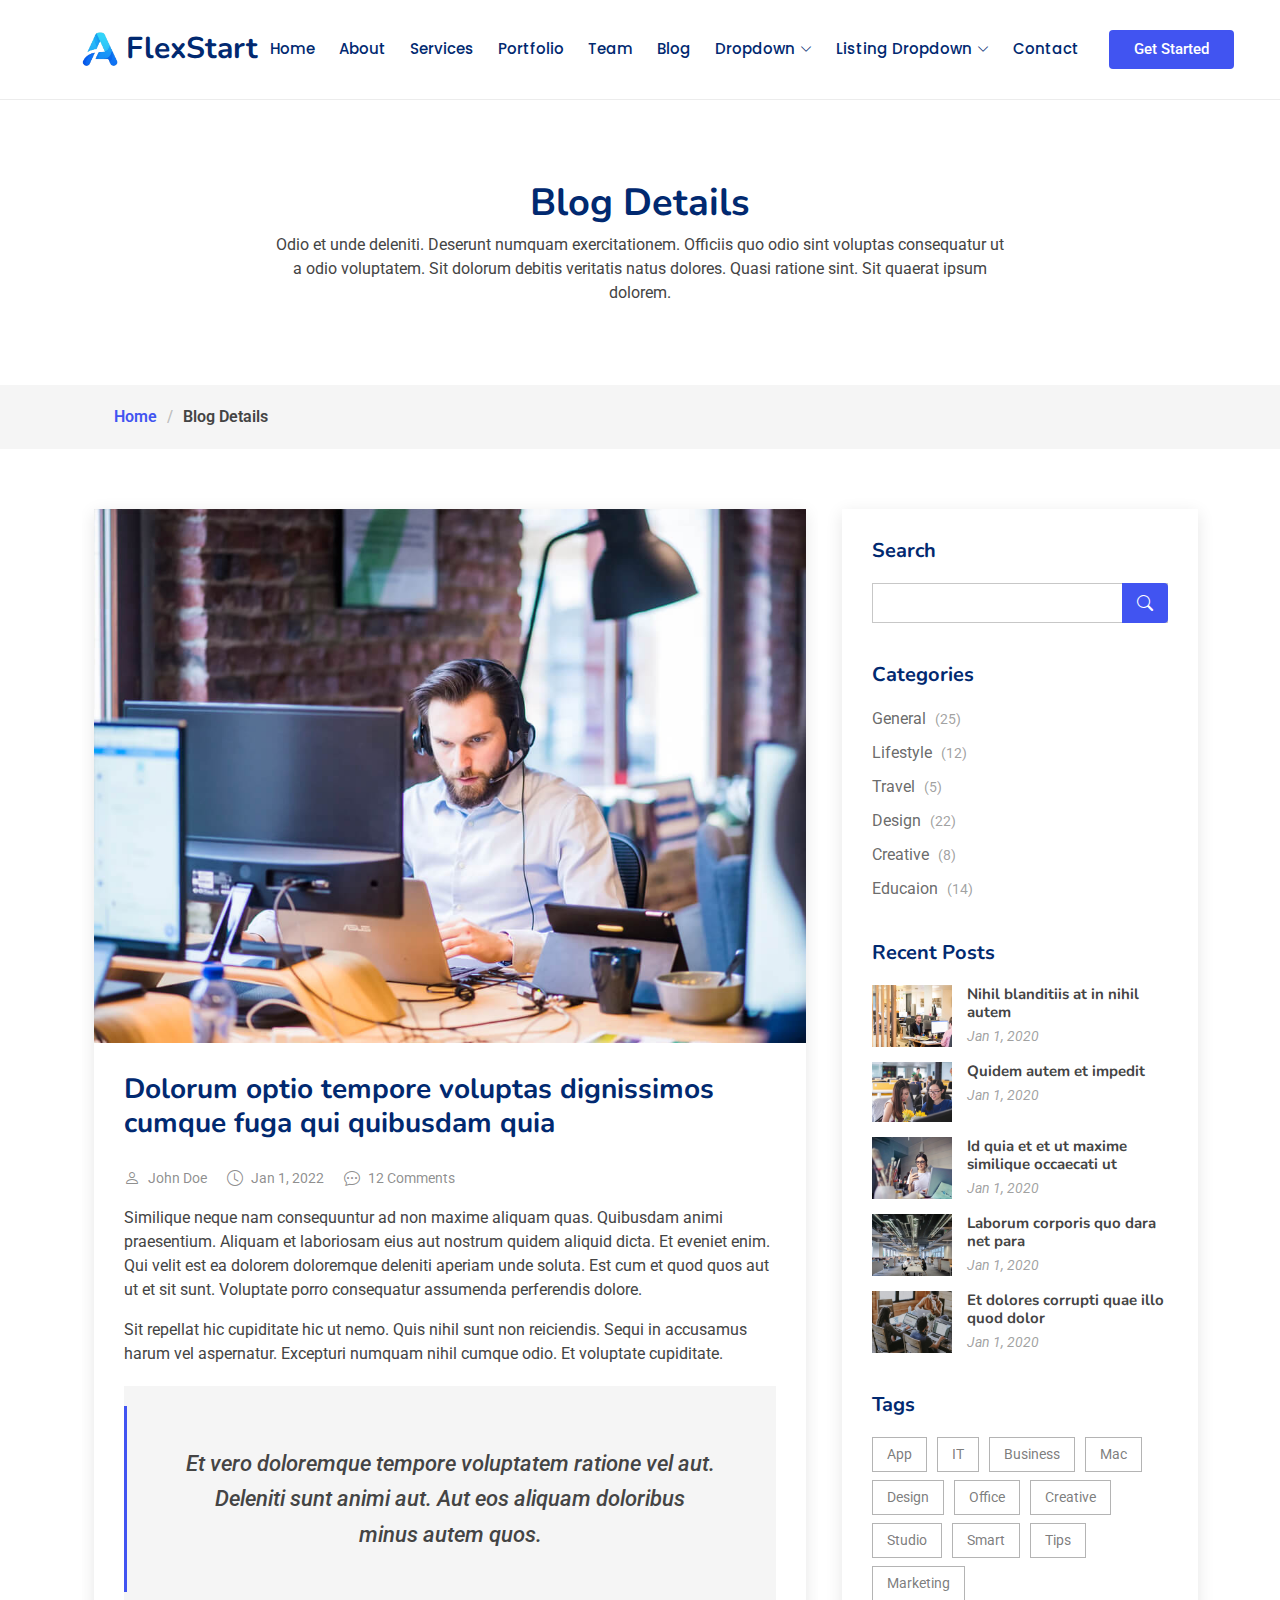
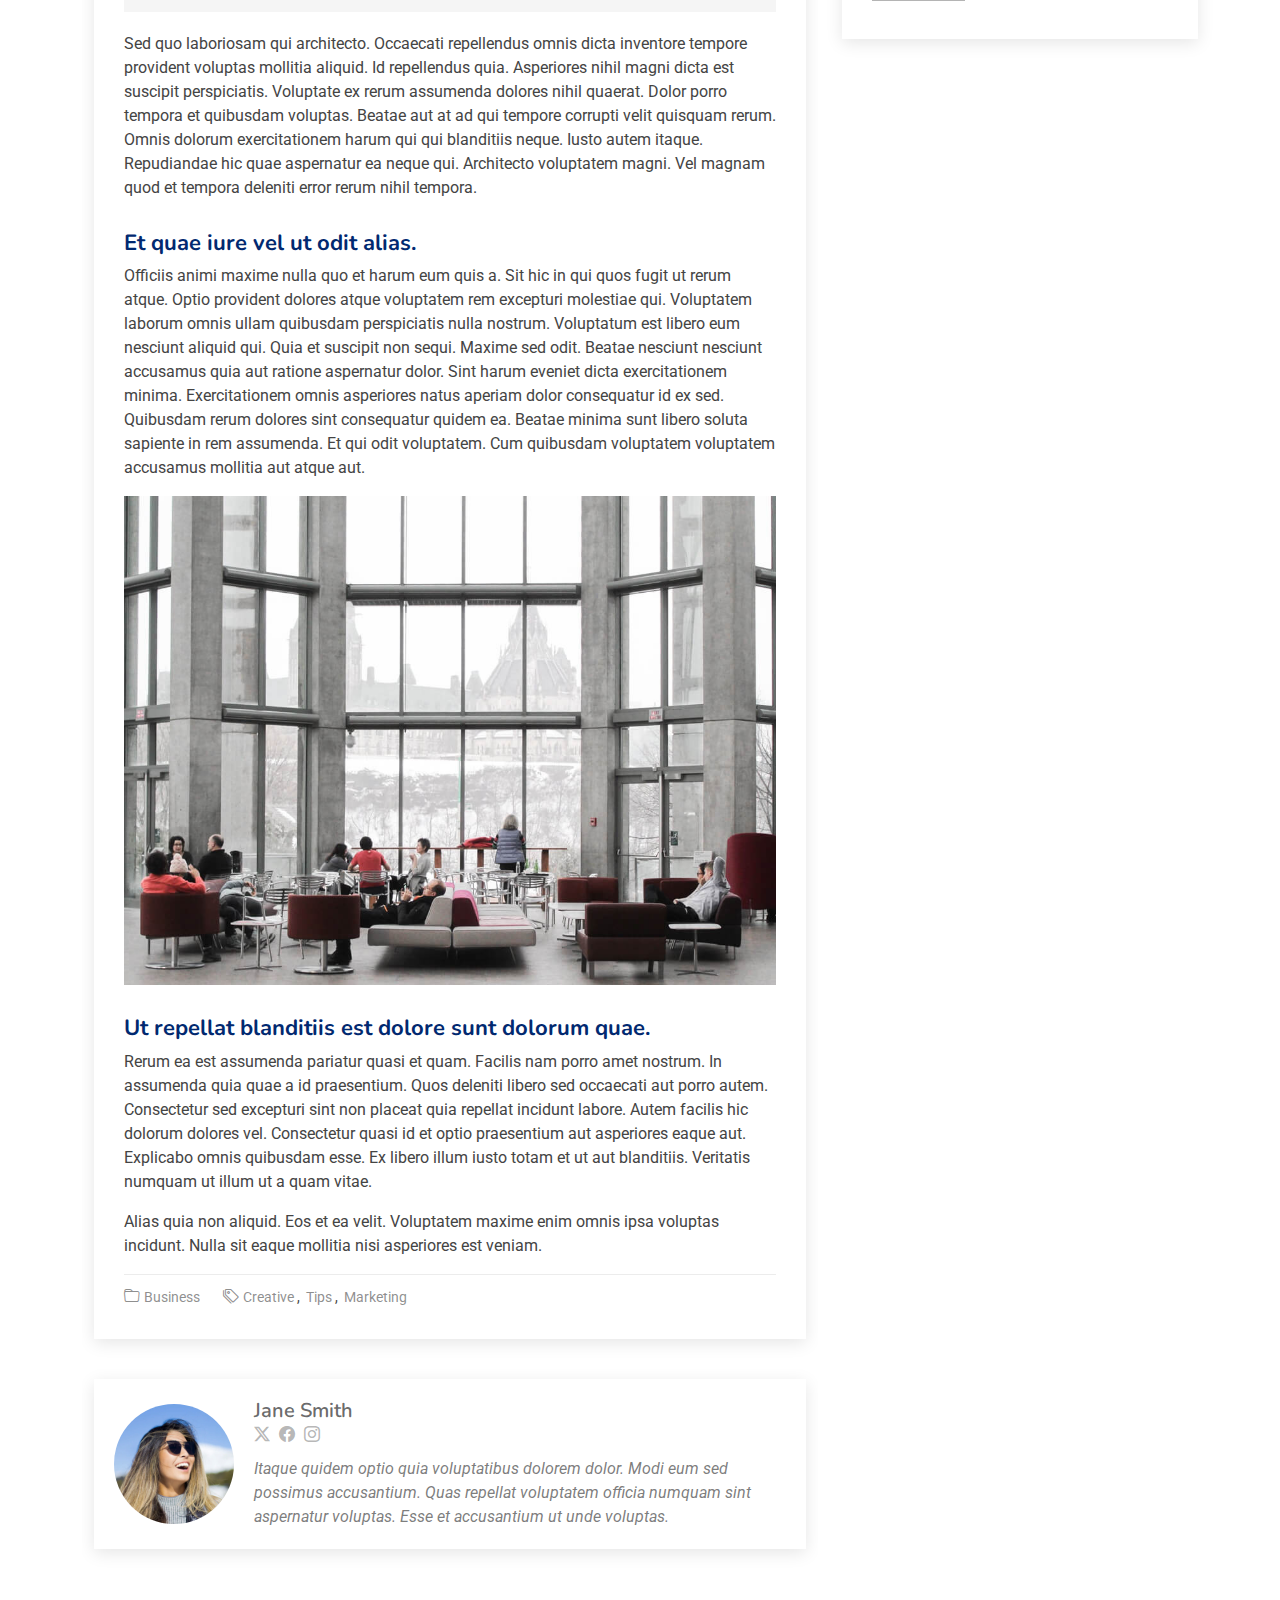
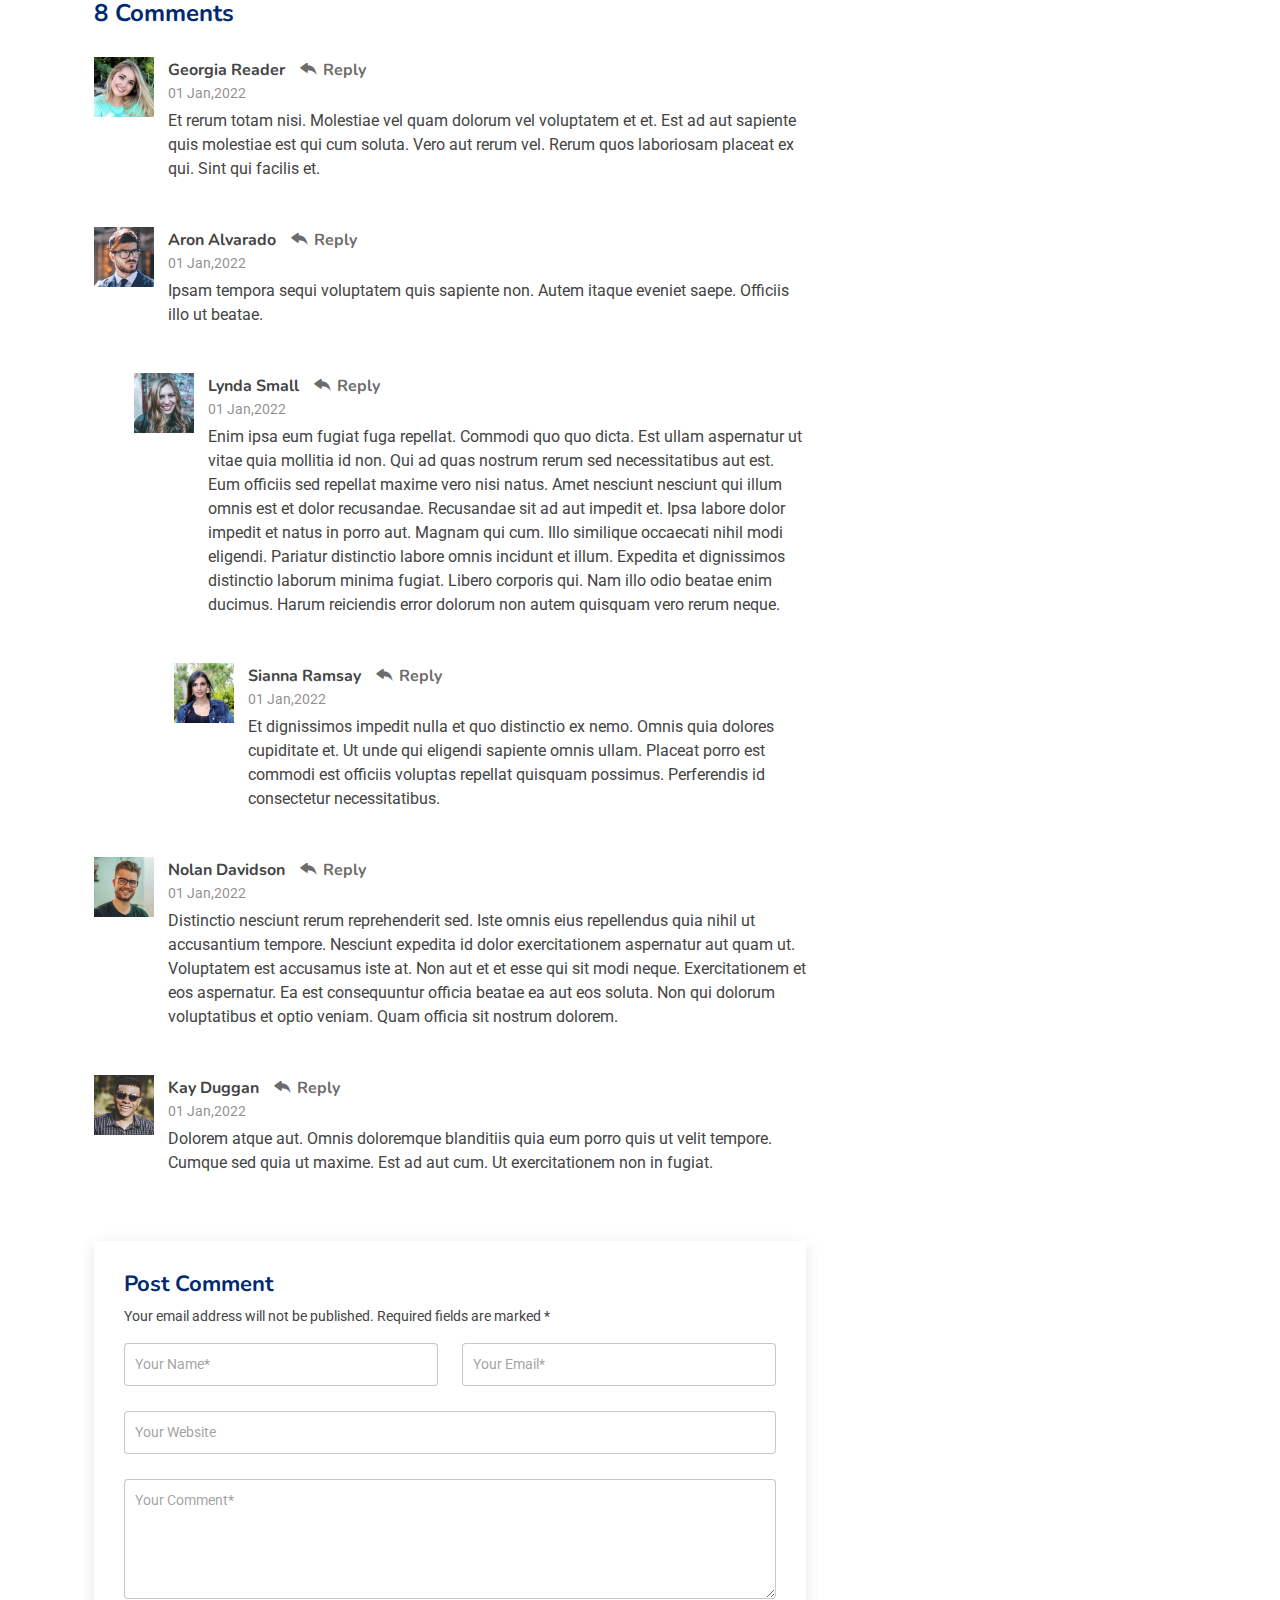
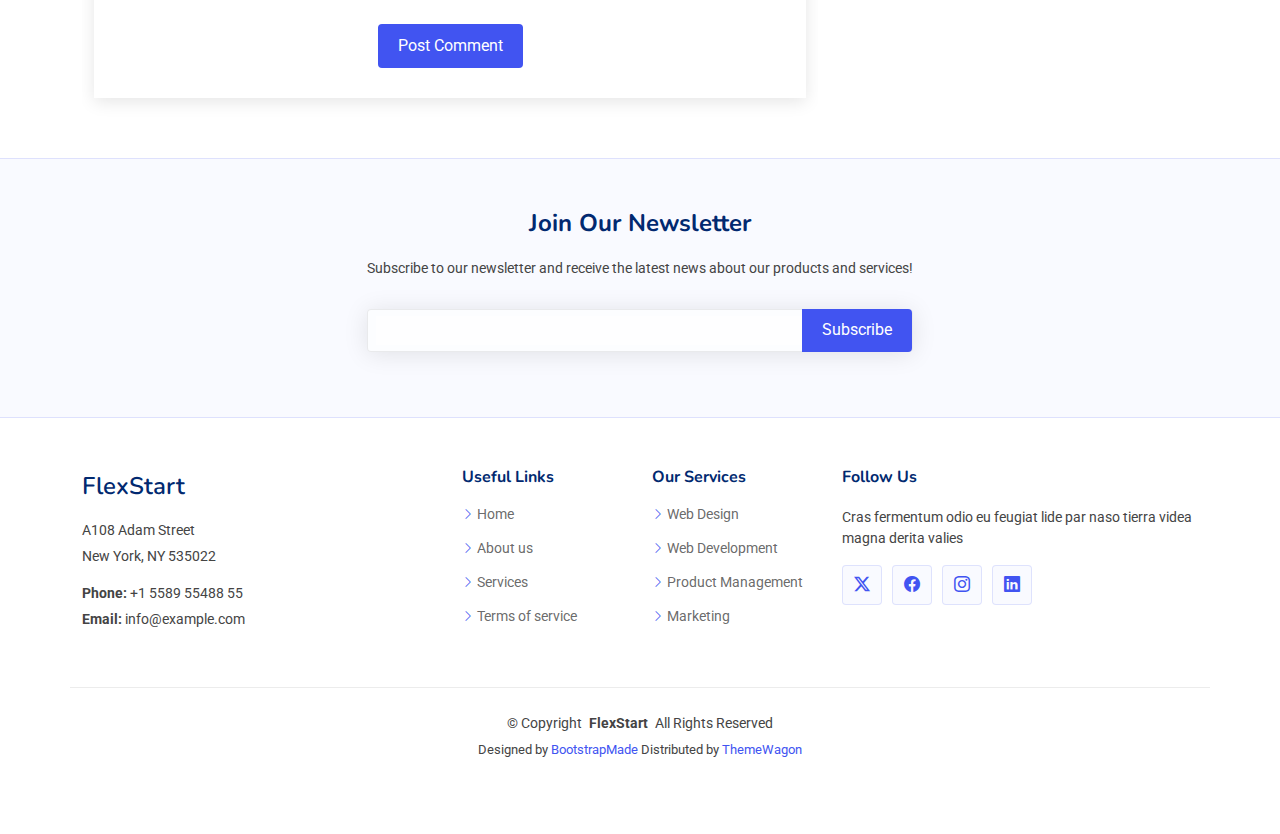
<file: blog-details.html>
<!DOCTYPE html>
<html lang="en">

<head>
  <meta charset="utf-8">
  <meta content="width=device-width, initial-scale=1.0" name="viewport">
  <title>Blog Details - FlexStart Bootstrap Template</title>
  <meta name="description" content="">
  <meta name="keywords" content="">

  <!-- Favicons -->
  <link href="assets/img/favicon.png" rel="icon">
  <link href="assets/img/apple-touch-icon.png" rel="apple-touch-icon">

  <!-- Fonts -->
  <link href="https://fonts.googleapis.com" rel="preconnect">
  <link href="https://fonts.gstatic.com" rel="preconnect" crossorigin>
  <link href="https://fonts.googleapis.com/css2?family=Roboto:ital,wght@0,100;0,300;0,400;0,500;0,700;0,900;1,100;1,300;1,400;1,500;1,700;1,900&family=Poppins:ital,wght@0,100;0,200;0,300;0,400;0,500;0,600;0,700;0,800;0,900;1,100;1,200;1,300;1,400;1,500;1,600;1,700;1,800;1,900&family=Nunito:ital,wght@0,200;0,300;0,400;0,500;0,600;0,700;0,800;0,900;1,200;1,300;1,400;1,500;1,600;1,700;1,800;1,900&display=swap" rel="stylesheet">

  <!-- Vendor CSS Files -->
  <link href="assets/vendor/bootstrap/css/bootstrap.min.css" rel="stylesheet">
  <link href="assets/vendor/bootstrap-icons/bootstrap-icons.css" rel="stylesheet">
  <link href="assets/vendor/aos/aos.css" rel="stylesheet">
  <link href="assets/vendor/glightbox/css/glightbox.min.css" rel="stylesheet">
  <link href="assets/vendor/swiper/swiper-bundle.min.css" rel="stylesheet">

  <!-- Main CSS File -->
  <link href="assets/css/main.css" rel="stylesheet">

  <!-- =======================================================
  * Template Name: FlexStart
  * Template URL: https://bootstrapmade.com/flexstart-bootstrap-startup-template/
  * Updated: Nov 01 2024 with Bootstrap v5.3.3
  * Author: BootstrapMade.com
  * License: https://bootstrapmade.com/license/
  ======================================================== -->
</head>

<body class="blog-details-page">

  <header id="header" class="header d-flex align-items-center sticky-top">
    <div class="container-fluid container-xl position-relative d-flex align-items-center">

      <a href="index.html" class="logo d-flex align-items-center me-auto">
        <!-- Uncomment the line below if you also wish to use an image logo -->
        <img src="assets/img/logo.png" alt="">
        <h1 class="sitename">FlexStart</h1>
      </a>

      <nav id="navmenu" class="navmenu">
        <ul>
          <li><a href="#hero">Home<br></a></li>
          <li><a href="#about">About</a></li>
          <li><a href="#services">Services</a></li>
          <li><a href="#portfolio">Portfolio</a></li>
          <li><a href="#team">Team</a></li>
          <li><a href="blog.html">Blog</a></li>
          <li class="dropdown"><a href="#"><span>Dropdown</span> <i class="bi bi-chevron-down toggle-dropdown"></i></a>
            <ul>
              <li><a href="#">Dropdown 1</a></li>
              <li class="dropdown"><a href="#"><span>Deep Dropdown</span> <i class="bi bi-chevron-down toggle-dropdown"></i></a>
                <ul>
                  <li><a href="#">Deep Dropdown 1</a></li>
                  <li><a href="#">Deep Dropdown 2</a></li>
                  <li><a href="#">Deep Dropdown 3</a></li>
                  <li><a href="#">Deep Dropdown 4</a></li>
                  <li><a href="#">Deep Dropdown 5</a></li>
                </ul>
              </li>
              <li><a href="#">Dropdown 2</a></li>
              <li><a href="#">Dropdown 3</a></li>
              <li><a href="#">Dropdown 4</a></li>
            </ul>
          </li>
          <li class="listing-dropdown"><a href="#"><span>Listing Dropdown</span> <i class="bi bi-chevron-down toggle-dropdown"></i></a>
            <ul>
              <li>
                <a href="#">Column 1 link 1</a>
                <a href="#">Column 1 link 2</a>
                <a href="#">Column 1 link 3</a>
              </li>
              <li>
                <a href="#">Column 2 link 1</a>
                <a href="#">Column 2 link 2</a>
                <a href="#">Column 3 link 3</a>
              </li>
              <li>
                <a href="#">Column 3 link 1</a>
                <a href="#">Column 3 link 2</a>
                <a href="#">Column 3 link 3</a>
              </li>
              <li>
                <a href="#">Column 4 link 1</a>
                <a href="#">Column 4 link 2</a>
                <a href="#">Column 4 link 3</a>
              </li>
              <li>
                <a href="#">Column 5 link 1</a>
                <a href="#">Column 5 link 2</a>
                <a href="#">Column 5 link 3</a>
              </li>
            </ul>
          </li>
          <li><a href="#contact">Contact</a></li>
        </ul>
        <i class="mobile-nav-toggle d-xl-none bi bi-list"></i>
      </nav>

      <a class="btn-getstarted flex-md-shrink-0" href="index.html#about">Get Started</a>

    </div>
  </header>

  <main class="main">

    <!-- Page Title -->
    <div class="page-title">
      <div class="heading">
        <div class="container">
          <div class="row d-flex justify-content-center text-center">
            <div class="col-lg-8">
              <h1>Blog Details</h1>
              <p class="mb-0">Odio et unde deleniti. Deserunt numquam exercitationem. Officiis quo odio sint voluptas consequatur ut a odio voluptatem. Sit dolorum debitis veritatis natus dolores. Quasi ratione sint. Sit quaerat ipsum dolorem.</p>
            </div>
          </div>
        </div>
      </div>
      <nav class="breadcrumbs">
        <div class="container">
          <ol>
            <li><a href="index.html">Home</a></li>
            <li class="current">Blog Details</li>
          </ol>
        </div>
      </nav>
    </div><!-- End Page Title -->

    <div class="container">
      <div class="row">

        <div class="col-lg-8">

          <!-- Blog Details Section -->
          <section id="blog-details" class="blog-details section">
            <div class="container">

              <article class="article">

                <div class="post-img">
                  <img src="assets/img/blog/blog-1.jpg" alt="" class="img-fluid">
                </div>

                <h2 class="title">Dolorum optio tempore voluptas dignissimos cumque fuga qui quibusdam quia</h2>

                <div class="meta-top">
                  <ul>
                    <li class="d-flex align-items-center"><i class="bi bi-person"></i> <a href="blog-details.html">John Doe</a></li>
                    <li class="d-flex align-items-center"><i class="bi bi-clock"></i> <a href="blog-details.html"><time datetime="2020-01-01">Jan 1, 2022</time></a></li>
                    <li class="d-flex align-items-center"><i class="bi bi-chat-dots"></i> <a href="blog-details.html">12 Comments</a></li>
                  </ul>
                </div><!-- End meta top -->

                <div class="content">
                  <p>
                    Similique neque nam consequuntur ad non maxime aliquam quas. Quibusdam animi praesentium. Aliquam et laboriosam eius aut nostrum quidem aliquid dicta.
                    Et eveniet enim. Qui velit est ea dolorem doloremque deleniti aperiam unde soluta. Est cum et quod quos aut ut et sit sunt. Voluptate porro consequatur assumenda perferendis dolore.
                  </p>

                  <p>
                    Sit repellat hic cupiditate hic ut nemo. Quis nihil sunt non reiciendis. Sequi in accusamus harum vel aspernatur. Excepturi numquam nihil cumque odio. Et voluptate cupiditate.
                  </p>

                  <blockquote>
                    <p>
                      Et vero doloremque tempore voluptatem ratione vel aut. Deleniti sunt animi aut. Aut eos aliquam doloribus minus autem quos.
                    </p>
                  </blockquote>

                  <p>
                    Sed quo laboriosam qui architecto. Occaecati repellendus omnis dicta inventore tempore provident voluptas mollitia aliquid. Id repellendus quia. Asperiores nihil magni dicta est suscipit perspiciatis. Voluptate ex rerum assumenda dolores nihil quaerat.
                    Dolor porro tempora et quibusdam voluptas. Beatae aut at ad qui tempore corrupti velit quisquam rerum. Omnis dolorum exercitationem harum qui qui blanditiis neque.
                    Iusto autem itaque. Repudiandae hic quae aspernatur ea neque qui. Architecto voluptatem magni. Vel magnam quod et tempora deleniti error rerum nihil tempora.
                  </p>

                  <h3>Et quae iure vel ut odit alias.</h3>
                  <p>
                    Officiis animi maxime nulla quo et harum eum quis a. Sit hic in qui quos fugit ut rerum atque. Optio provident dolores atque voluptatem rem excepturi molestiae qui. Voluptatem laborum omnis ullam quibusdam perspiciatis nulla nostrum. Voluptatum est libero eum nesciunt aliquid qui.
                    Quia et suscipit non sequi. Maxime sed odit. Beatae nesciunt nesciunt accusamus quia aut ratione aspernatur dolor. Sint harum eveniet dicta exercitationem minima. Exercitationem omnis asperiores natus aperiam dolor consequatur id ex sed. Quibusdam rerum dolores sint consequatur quidem ea.
                    Beatae minima sunt libero soluta sapiente in rem assumenda. Et qui odit voluptatem. Cum quibusdam voluptatem voluptatem accusamus mollitia aut atque aut.
                  </p>
                  <img src="assets/img/blog/blog-inside-post.jpg" class="img-fluid" alt="">

                  <h3>Ut repellat blanditiis est dolore sunt dolorum quae.</h3>
                  <p>
                    Rerum ea est assumenda pariatur quasi et quam. Facilis nam porro amet nostrum. In assumenda quia quae a id praesentium. Quos deleniti libero sed occaecati aut porro autem. Consectetur sed excepturi sint non placeat quia repellat incidunt labore. Autem facilis hic dolorum dolores vel.
                    Consectetur quasi id et optio praesentium aut asperiores eaque aut. Explicabo omnis quibusdam esse. Ex libero illum iusto totam et ut aut blanditiis. Veritatis numquam ut illum ut a quam vitae.
                  </p>
                  <p>
                    Alias quia non aliquid. Eos et ea velit. Voluptatem maxime enim omnis ipsa voluptas incidunt. Nulla sit eaque mollitia nisi asperiores est veniam.
                  </p>

                </div><!-- End post content -->

                <div class="meta-bottom">
                  <i class="bi bi-folder"></i>
                  <ul class="cats">
                    <li><a href="#">Business</a></li>
                  </ul>

                  <i class="bi bi-tags"></i>
                  <ul class="tags">
                    <li><a href="#">Creative</a></li>
                    <li><a href="#">Tips</a></li>
                    <li><a href="#">Marketing</a></li>
                  </ul>
                </div><!-- End meta bottom -->

              </article>

            </div>
          </section><!-- /Blog Details Section -->

          <!-- Blog Author Section -->
          <section id="blog-author" class="blog-author section">

            <div class="container">
              <div class="author-container d-flex align-items-center">
                <img src="assets/img/blog/blog-author.jpg" class="rounded-circle flex-shrink-0" alt="">
                <div>
                  <h4>Jane Smith</h4>
                  <div class="social-links">
                    <a href="https://x.com/#"><i class="bi bi-twitter-x"></i></a>
                    <a href="https://facebook.com/#"><i class="bi bi-facebook"></i></a>
                    <a href="https://instagram.com/#"><i class="biu bi-instagram"></i></a>
                  </div>
                  <p>
                    Itaque quidem optio quia voluptatibus dolorem dolor. Modi eum sed possimus accusantium. Quas repellat voluptatem officia numquam sint aspernatur voluptas. Esse et accusantium ut unde voluptas.
                  </p>
                </div>
              </div>
            </div>

          </section><!-- /Blog Author Section -->

          <!-- Blog Comments Section -->
          <section id="blog-comments" class="blog-comments section">

            <div class="container">

              <h4 class="comments-count">8 Comments</h4>

              <div id="comment-1" class="comment">
                <div class="d-flex">
                  <div class="comment-img"><img src="assets/img/blog/comments-1.jpg" alt=""></div>
                  <div>
                    <h5><a href="">Georgia Reader</a> <a href="#" class="reply"><i class="bi bi-reply-fill"></i> Reply</a></h5>
                    <time datetime="2020-01-01">01 Jan,2022</time>
                    <p>
                      Et rerum totam nisi. Molestiae vel quam dolorum vel voluptatem et et. Est ad aut sapiente quis molestiae est qui cum soluta.
                      Vero aut rerum vel. Rerum quos laboriosam placeat ex qui. Sint qui facilis et.
                    </p>
                  </div>
                </div>
              </div><!-- End comment #1 -->

              <div id="comment-2" class="comment">
                <div class="d-flex">
                  <div class="comment-img"><img src="assets/img/blog/comments-2.jpg" alt=""></div>
                  <div>
                    <h5><a href="">Aron Alvarado</a> <a href="#" class="reply"><i class="bi bi-reply-fill"></i> Reply</a></h5>
                    <time datetime="2020-01-01">01 Jan,2022</time>
                    <p>
                      Ipsam tempora sequi voluptatem quis sapiente non. Autem itaque eveniet saepe. Officiis illo ut beatae.
                    </p>
                  </div>
                </div>

                <div id="comment-reply-1" class="comment comment-reply">
                  <div class="d-flex">
                    <div class="comment-img"><img src="assets/img/blog/comments-3.jpg" alt=""></div>
                    <div>
                      <h5><a href="">Lynda Small</a> <a href="#" class="reply"><i class="bi bi-reply-fill"></i> Reply</a></h5>
                      <time datetime="2020-01-01">01 Jan,2022</time>
                      <p>
                        Enim ipsa eum fugiat fuga repellat. Commodi quo quo dicta. Est ullam aspernatur ut vitae quia mollitia id non. Qui ad quas nostrum rerum sed necessitatibus aut est. Eum officiis sed repellat maxime vero nisi natus. Amet nesciunt nesciunt qui illum omnis est et dolor recusandae.

                        Recusandae sit ad aut impedit et. Ipsa labore dolor impedit et natus in porro aut. Magnam qui cum. Illo similique occaecati nihil modi eligendi. Pariatur distinctio labore omnis incidunt et illum. Expedita et dignissimos distinctio laborum minima fugiat.

                        Libero corporis qui. Nam illo odio beatae enim ducimus. Harum reiciendis error dolorum non autem quisquam vero rerum neque.
                      </p>
                    </div>
                  </div>

                  <div id="comment-reply-2" class="comment comment-reply">
                    <div class="d-flex">
                      <div class="comment-img"><img src="assets/img/blog/comments-4.jpg" alt=""></div>
                      <div>
                        <h5><a href="">Sianna Ramsay</a> <a href="#" class="reply"><i class="bi bi-reply-fill"></i> Reply</a></h5>
                        <time datetime="2020-01-01">01 Jan,2022</time>
                        <p>
                          Et dignissimos impedit nulla et quo distinctio ex nemo. Omnis quia dolores cupiditate et. Ut unde qui eligendi sapiente omnis ullam. Placeat porro est commodi est officiis voluptas repellat quisquam possimus. Perferendis id consectetur necessitatibus.
                        </p>
                      </div>
                    </div>

                  </div><!-- End comment reply #2-->

                </div><!-- End comment reply #1-->

              </div><!-- End comment #2-->

              <div id="comment-3" class="comment">
                <div class="d-flex">
                  <div class="comment-img"><img src="assets/img/blog/comments-5.jpg" alt=""></div>
                  <div>
                    <h5><a href="">Nolan Davidson</a> <a href="#" class="reply"><i class="bi bi-reply-fill"></i> Reply</a></h5>
                    <time datetime="2020-01-01">01 Jan,2022</time>
                    <p>
                      Distinctio nesciunt rerum reprehenderit sed. Iste omnis eius repellendus quia nihil ut accusantium tempore. Nesciunt expedita id dolor exercitationem aspernatur aut quam ut. Voluptatem est accusamus iste at.
                      Non aut et et esse qui sit modi neque. Exercitationem et eos aspernatur. Ea est consequuntur officia beatae ea aut eos soluta. Non qui dolorum voluptatibus et optio veniam. Quam officia sit nostrum dolorem.
                    </p>
                  </div>
                </div>

              </div><!-- End comment #3 -->

              <div id="comment-4" class="comment">
                <div class="d-flex">
                  <div class="comment-img"><img src="assets/img/blog/comments-6.jpg" alt=""></div>
                  <div>
                    <h5><a href="">Kay Duggan</a> <a href="#" class="reply"><i class="bi bi-reply-fill"></i> Reply</a></h5>
                    <time datetime="2020-01-01">01 Jan,2022</time>
                    <p>
                      Dolorem atque aut. Omnis doloremque blanditiis quia eum porro quis ut velit tempore. Cumque sed quia ut maxime. Est ad aut cum. Ut exercitationem non in fugiat.
                    </p>
                  </div>
                </div>

              </div><!-- End comment #4 -->

            </div>

          </section><!-- /Blog Comments Section -->

          <!-- Comment Form Section -->
          <section id="comment-form" class="comment-form section">
            <div class="container">

              <form action="">

                <h4>Post Comment</h4>
                <p>Your email address will not be published. Required fields are marked * </p>
                <div class="row">
                  <div class="col-md-6 form-group">
                    <input name="name" type="text" class="form-control" placeholder="Your Name*">
                  </div>
                  <div class="col-md-6 form-group">
                    <input name="email" type="text" class="form-control" placeholder="Your Email*">
                  </div>
                </div>
                <div class="row">
                  <div class="col form-group">
                    <input name="website" type="text" class="form-control" placeholder="Your Website">
                  </div>
                </div>
                <div class="row">
                  <div class="col form-group">
                    <textarea name="comment" class="form-control" placeholder="Your Comment*"></textarea>
                  </div>
                </div>

                <div class="text-center">
                  <button type="submit" class="btn btn-primary">Post Comment</button>
                </div>

              </form>

            </div>
          </section><!-- /Comment Form Section -->

        </div>

        <div class="col-lg-4 sidebar">

          <div class="widgets-container">

            <!-- Search Widget -->
            <div class="search-widget widget-item">

              <h3 class="widget-title">Search</h3>
              <form action="">
                <input type="text">
                <button type="submit" title="Search"><i class="bi bi-search"></i></button>
              </form>

            </div><!--/Search Widget -->

            <!-- Categories Widget -->
            <div class="categories-widget widget-item">

              <h3 class="widget-title">Categories</h3>
              <ul class="mt-3">
                <li><a href="#">General <span>(25)</span></a></li>
                <li><a href="#">Lifestyle <span>(12)</span></a></li>
                <li><a href="#">Travel <span>(5)</span></a></li>
                <li><a href="#">Design <span>(22)</span></a></li>
                <li><a href="#">Creative <span>(8)</span></a></li>
                <li><a href="#">Educaion <span>(14)</span></a></li>
              </ul>

            </div><!--/Categories Widget -->

            <!-- Recent Posts Widget -->
            <div class="recent-posts-widget widget-item">

              <h3 class="widget-title">Recent Posts</h3>

              <div class="post-item">
                <img src="assets/img/blog/blog-recent-1.jpg" alt="" class="flex-shrink-0">
                <div>
                  <h4><a href="blog-details.html">Nihil blanditiis at in nihil autem</a></h4>
                  <time datetime="2020-01-01">Jan 1, 2020</time>
                </div>
              </div><!-- End recent post item-->

              <div class="post-item">
                <img src="assets/img/blog/blog-recent-2.jpg" alt="" class="flex-shrink-0">
                <div>
                  <h4><a href="blog-details.html">Quidem autem et impedit</a></h4>
                  <time datetime="2020-01-01">Jan 1, 2020</time>
                </div>
              </div><!-- End recent post item-->

              <div class="post-item">
                <img src="assets/img/blog/blog-recent-3.jpg" alt="" class="flex-shrink-0">
                <div>
                  <h4><a href="blog-details.html">Id quia et et ut maxime similique occaecati ut</a></h4>
                  <time datetime="2020-01-01">Jan 1, 2020</time>
                </div>
              </div><!-- End recent post item-->

              <div class="post-item">
                <img src="assets/img/blog/blog-recent-4.jpg" alt="" class="flex-shrink-0">
                <div>
                  <h4><a href="blog-details.html">Laborum corporis quo dara net para</a></h4>
                  <time datetime="2020-01-01">Jan 1, 2020</time>
                </div>
              </div><!-- End recent post item-->

              <div class="post-item">
                <img src="assets/img/blog/blog-recent-5.jpg" alt="" class="flex-shrink-0">
                <div>
                  <h4><a href="blog-details.html">Et dolores corrupti quae illo quod dolor</a></h4>
                  <time datetime="2020-01-01">Jan 1, 2020</time>
                </div>
              </div><!-- End recent post item-->

            </div><!--/Recent Posts Widget -->

            <!-- Tags Widget -->
            <div class="tags-widget widget-item">

              <h3 class="widget-title">Tags</h3>
              <ul>
                <li><a href="#">App</a></li>
                <li><a href="#">IT</a></li>
                <li><a href="#">Business</a></li>
                <li><a href="#">Mac</a></li>
                <li><a href="#">Design</a></li>
                <li><a href="#">Office</a></li>
                <li><a href="#">Creative</a></li>
                <li><a href="#">Studio</a></li>
                <li><a href="#">Smart</a></li>
                <li><a href="#">Tips</a></li>
                <li><a href="#">Marketing</a></li>
              </ul>

            </div><!--/Tags Widget -->

          </div>

        </div>

      </div>
    </div>

  </main>

  <footer id="footer" class="footer">

    <div class="footer-newsletter">
      <div class="container">
        <div class="row justify-content-center text-center">
          <div class="col-lg-6">
            <h4>Join Our Newsletter</h4>
            <p>Subscribe to our newsletter and receive the latest news about our products and services!</p>
            <form action="forms/newsletter.php" method="post" class="php-email-form">
              <div class="newsletter-form"><input type="email" name="email"><input type="submit" value="Subscribe"></div>
              <div class="loading">Loading</div>
              <div class="error-message"></div>
              <div class="sent-message">Your subscription request has been sent. Thank you!</div>
            </form>
          </div>
        </div>
      </div>
    </div>

    <div class="container footer-top">
      <div class="row gy-4">
        <div class="col-lg-4 col-md-6 footer-about">
          <a href="index.html" class="d-flex align-items-center">
            <span class="sitename">FlexStart</span>
          </a>
          <div class="footer-contact pt-3">
            <p>A108 Adam Street</p>
            <p>New York, NY 535022</p>
            <p class="mt-3"><strong>Phone:</strong> <span>+1 5589 55488 55</span></p>
            <p><strong>Email:</strong> <span>info@example.com</span></p>
          </div>
        </div>

        <div class="col-lg-2 col-md-3 footer-links">
          <h4>Useful Links</h4>
          <ul>
            <li><i class="bi bi-chevron-right"></i> <a href="#">Home</a></li>
            <li><i class="bi bi-chevron-right"></i> <a href="#">About us</a></li>
            <li><i class="bi bi-chevron-right"></i> <a href="#">Services</a></li>
            <li><i class="bi bi-chevron-right"></i> <a href="#">Terms of service</a></li>
          </ul>
        </div>

        <div class="col-lg-2 col-md-3 footer-links">
          <h4>Our Services</h4>
          <ul>
            <li><i class="bi bi-chevron-right"></i> <a href="#">Web Design</a></li>
            <li><i class="bi bi-chevron-right"></i> <a href="#">Web Development</a></li>
            <li><i class="bi bi-chevron-right"></i> <a href="#">Product Management</a></li>
            <li><i class="bi bi-chevron-right"></i> <a href="#">Marketing</a></li>
          </ul>
        </div>

        <div class="col-lg-4 col-md-12">
          <h4>Follow Us</h4>
          <p>Cras fermentum odio eu feugiat lide par naso tierra videa magna derita valies</p>
          <div class="social-links d-flex">
            <a href=""><i class="bi bi-twitter-x"></i></a>
            <a href=""><i class="bi bi-facebook"></i></a>
            <a href=""><i class="bi bi-instagram"></i></a>
            <a href=""><i class="bi bi-linkedin"></i></a>
          </div>
        </div>

      </div>
    </div>

    <div class="container copyright text-center mt-4">
      <p>© <span>Copyright</span> <strong class="px-1 sitename">FlexStart</strong> <span>All Rights Reserved</span></p>
      <div class="credits">
        <!-- All the links in the footer should remain intact. -->
        <!-- You can delete the links only if you've purchased the pro version. -->
        <!-- Licensing information: https://bootstrapmade.com/license/ -->
        <!-- Purchase the pro version with working PHP/AJAX contact form: [buy-url] -->
        Designed by <a href="https://bootstrapmade.com/">BootstrapMade</a> Distributed by <a href=“https://themewagon.com>ThemeWagon
      </div>
    </div>

  </footer>

  <!-- Scroll Top -->
  <a href="#" id="scroll-top" class="scroll-top d-flex align-items-center justify-content-center"><i class="bi bi-arrow-up-short"></i></a>

  <!-- Vendor JS Files -->
  <script src="assets/vendor/bootstrap/js/bootstrap.bundle.min.js"></script>
  <script src="assets/vendor/php-email-form/validate.js"></script>
  <script src="assets/vendor/aos/aos.js"></script>
  <script src="assets/vendor/glightbox/js/glightbox.min.js"></script>
  <script src="assets/vendor/purecounter/purecounter_vanilla.js"></script>
  <script src="assets/vendor/imagesloaded/imagesloaded.pkgd.min.js"></script>
  <script src="assets/vendor/isotope-layout/isotope.pkgd.min.js"></script>
  <script src="assets/vendor/swiper/swiper-bundle.min.js"></script>

  <!-- Main JS File -->
  <script src="assets/js/main.js"></script>

</body>

</html>
</file>
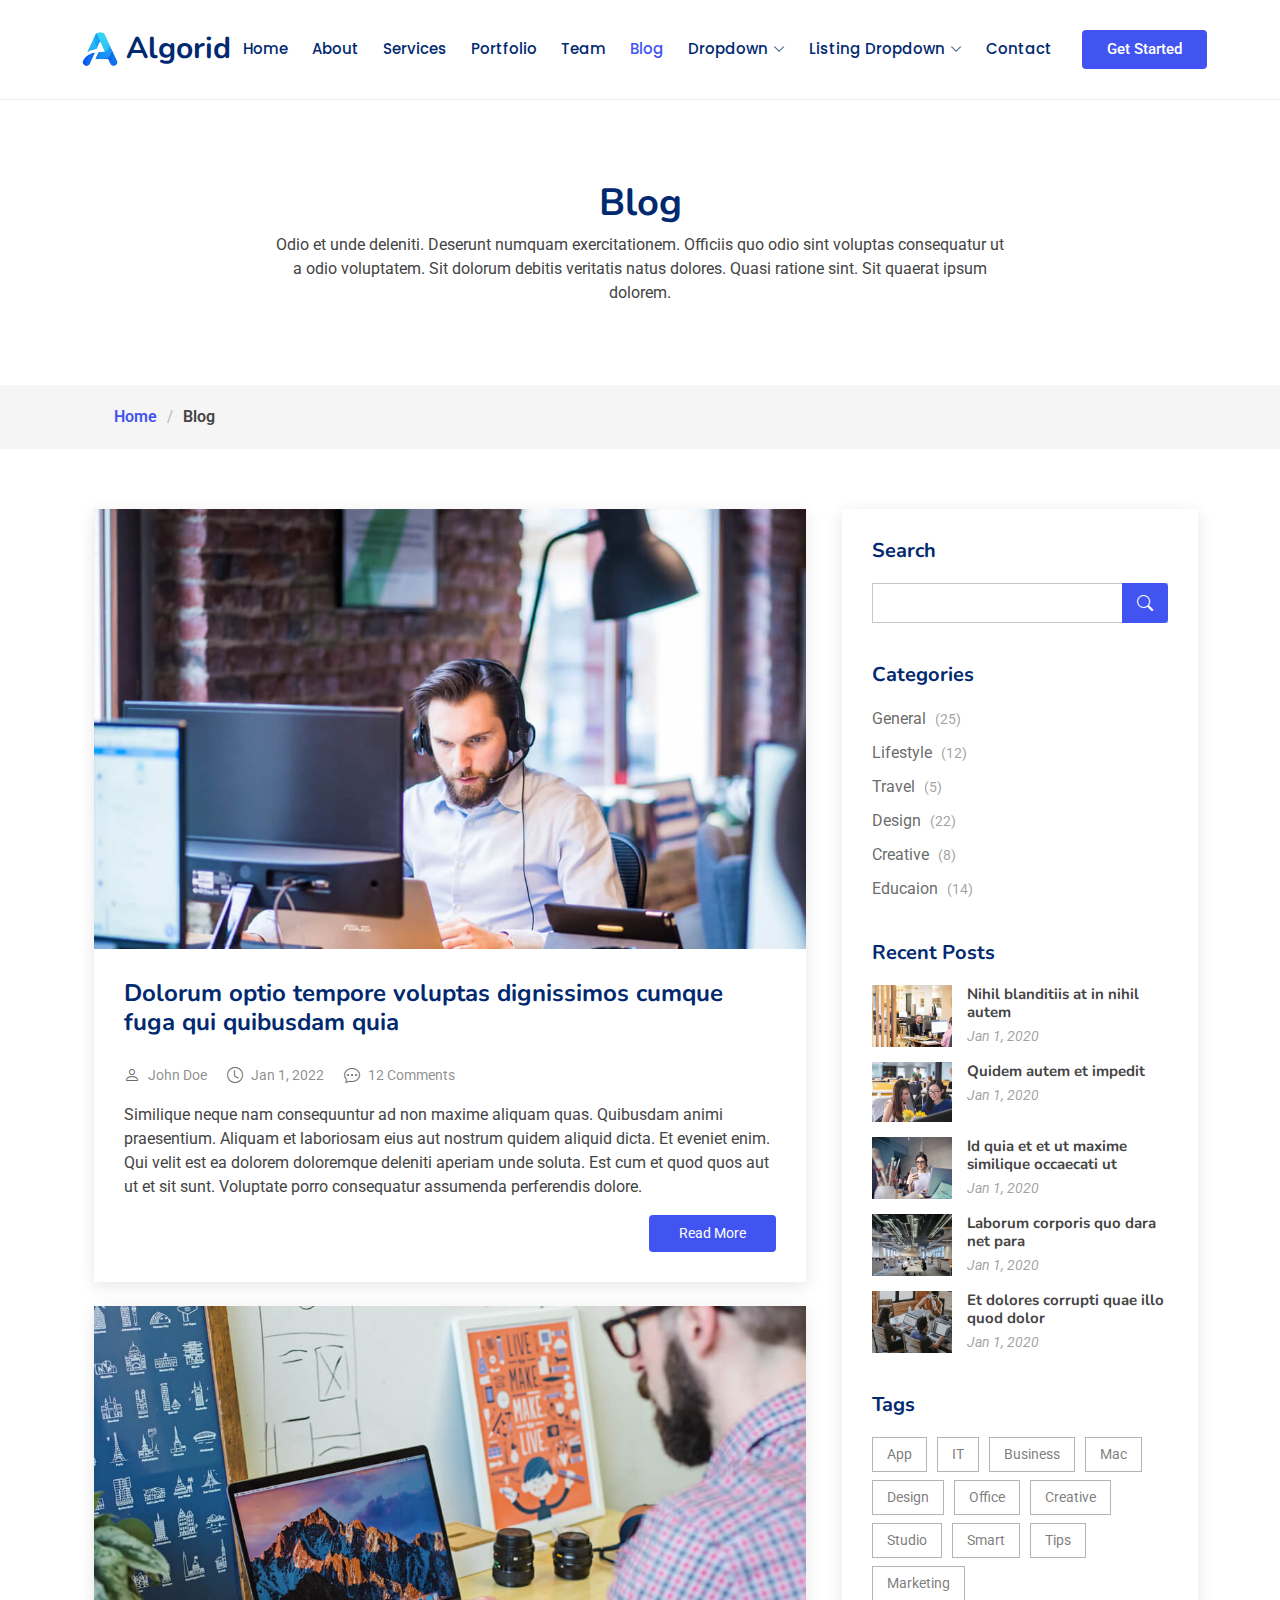
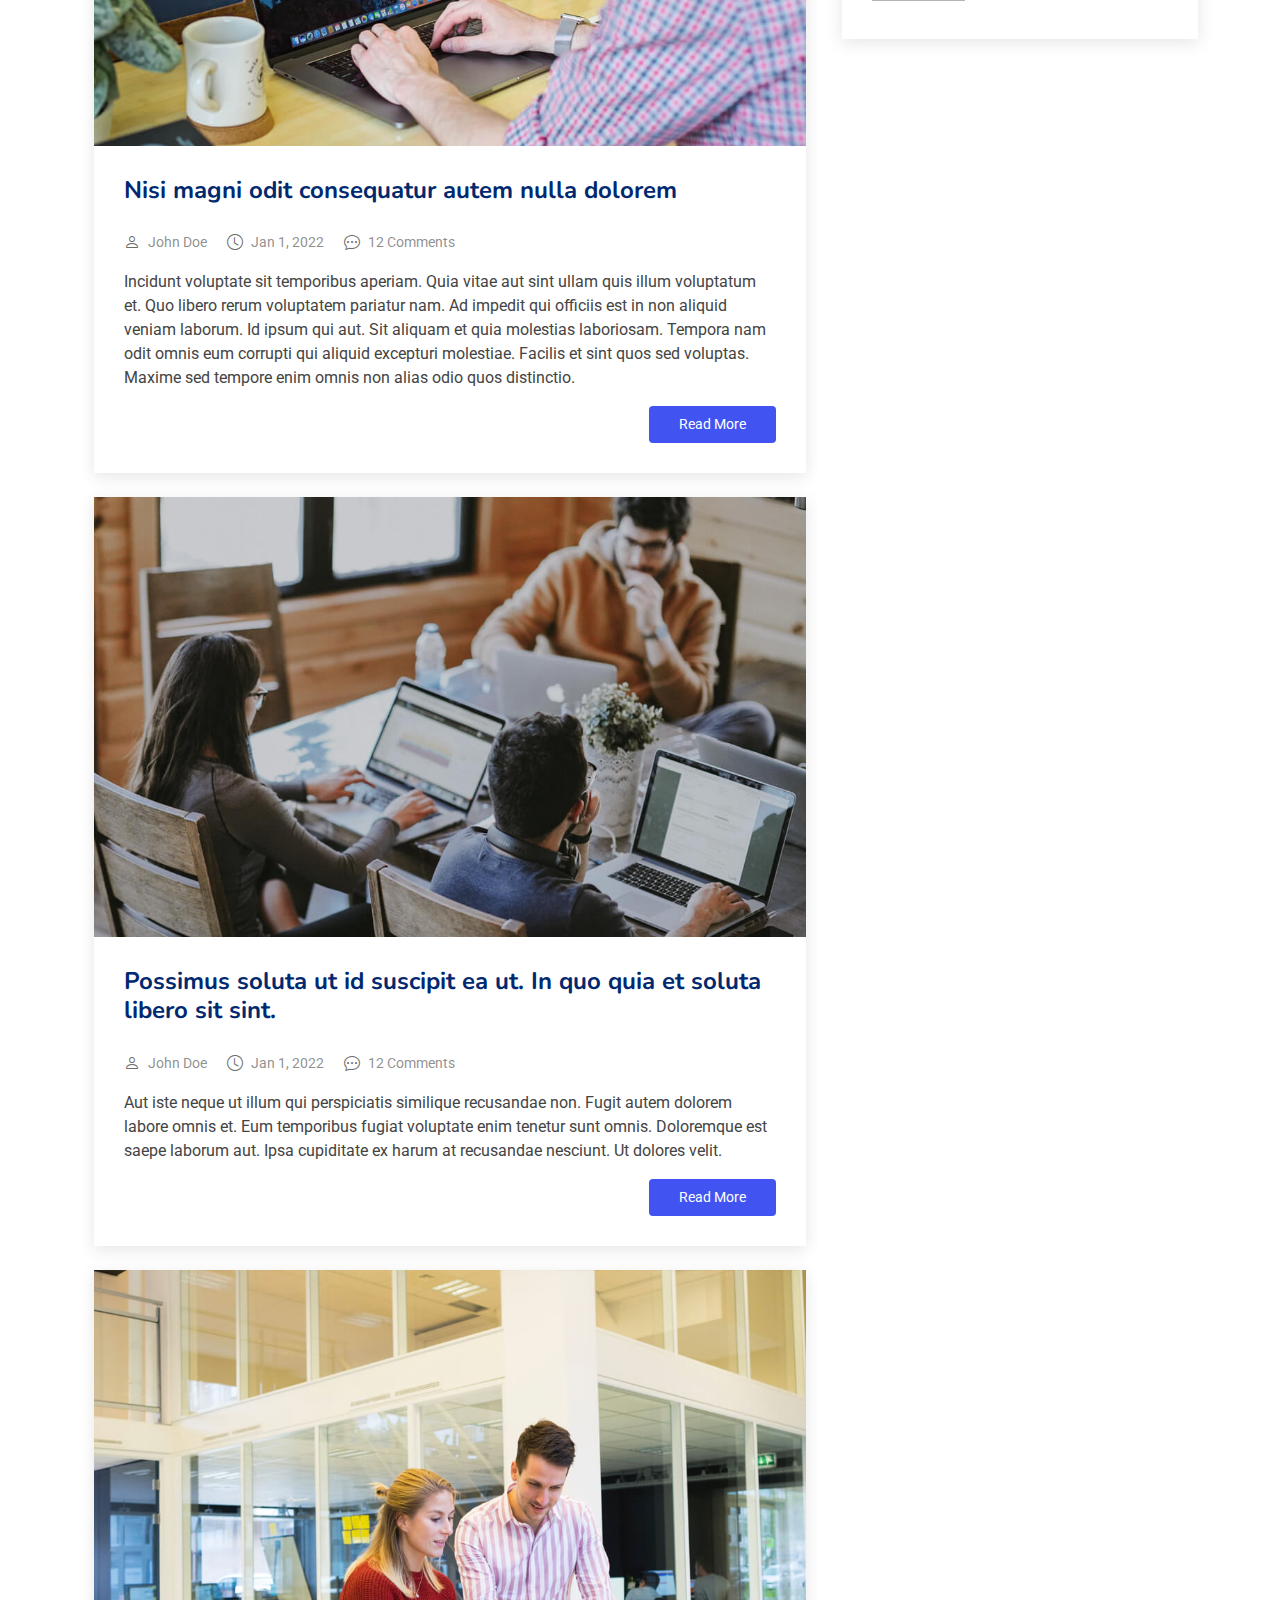
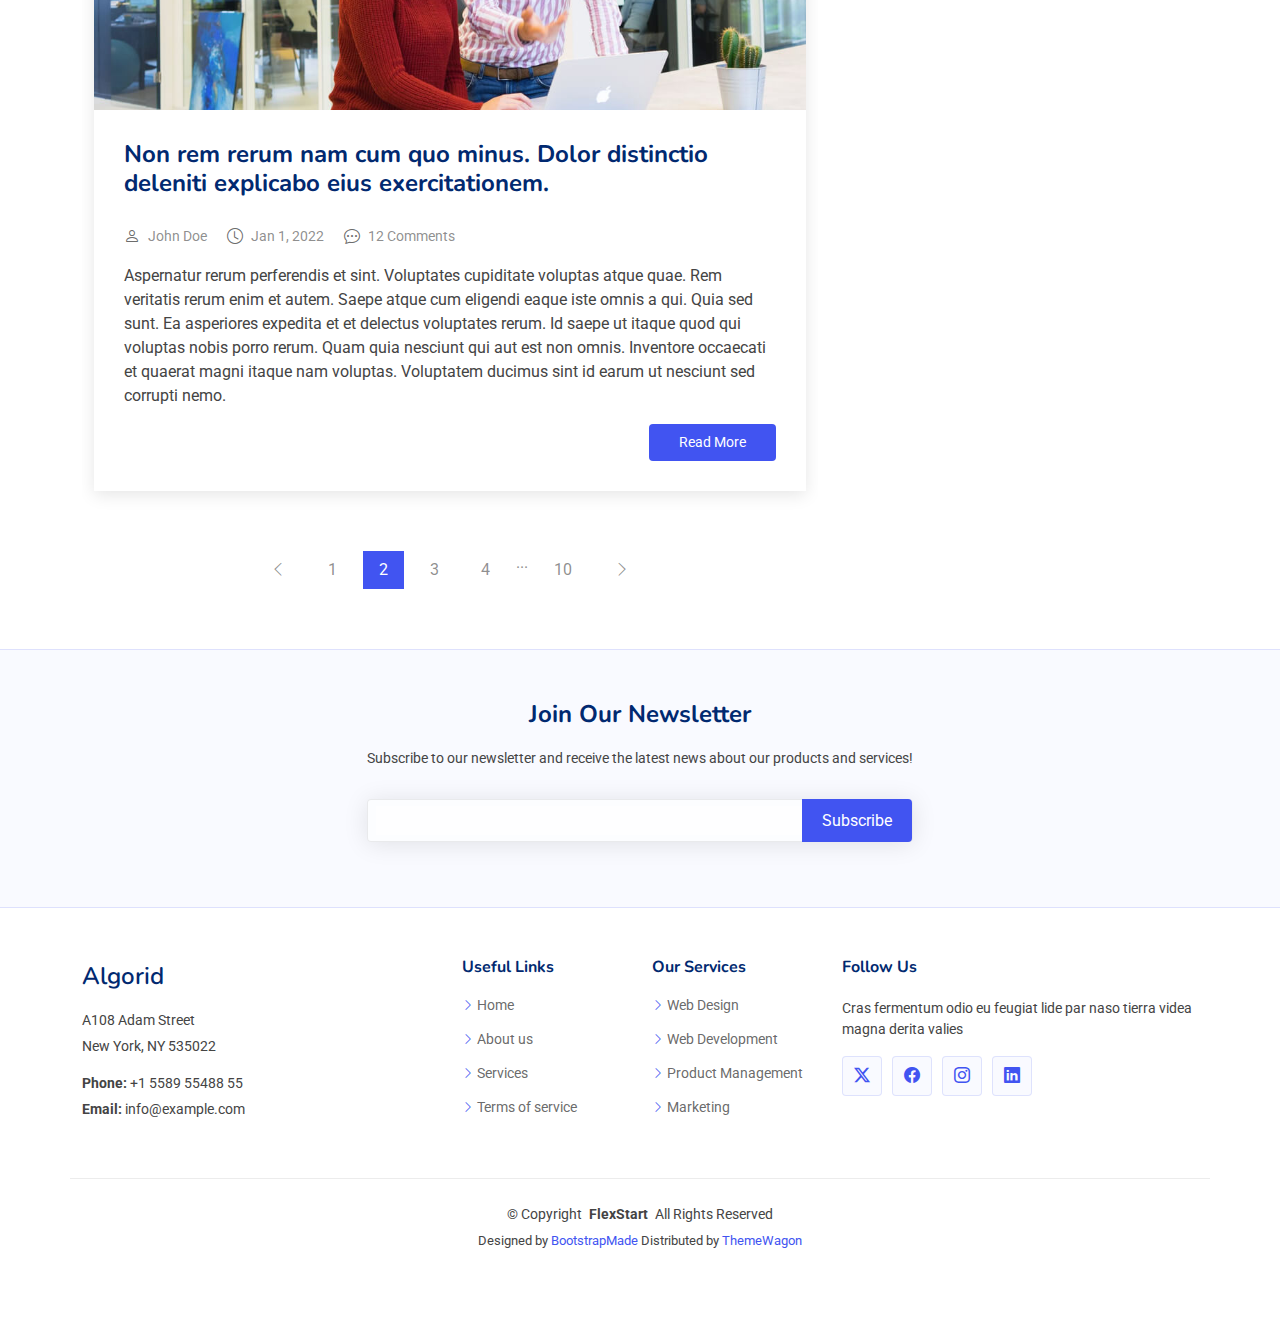
<file: blog.html>
<!DOCTYPE html>
<html lang="en">

<head>
  <meta charset="utf-8">
  <meta content="width=device-width, initial-scale=1.0" name="viewport">
  <title>Blog - Algorid Bootstrap Template</title>
  <meta name="description" content="">
  <meta name="keywords" content="">

  <!-- Favicons -->
  <link href="assets/img/favicon.png" rel="icon">
  <link href="assets/img/apple-touch-icon.png" rel="apple-touch-icon">

  <!-- Fonts -->
  <link href="https://fonts.googleapis.com" rel="preconnect">
  <link href="https://fonts.gstatic.com" rel="preconnect" crossorigin>
  <link href="https://fonts.googleapis.com/css2?family=Roboto:ital,wght@0,100;0,300;0,400;0,500;0,700;0,900;1,100;1,300;1,400;1,500;1,700;1,900&family=Poppins:ital,wght@0,100;0,200;0,300;0,400;0,500;0,600;0,700;0,800;0,900;1,100;1,200;1,300;1,400;1,500;1,600;1,700;1,800;1,900&family=Nunito:ital,wght@0,200;0,300;0,400;0,500;0,600;0,700;0,800;0,900;1,200;1,300;1,400;1,500;1,600;1,700;1,800;1,900&display=swap" rel="stylesheet">

  <!-- Vendor CSS Files -->
  <link href="assets/vendor/bootstrap/css/bootstrap.min.css" rel="stylesheet">
  <link href="assets/vendor/bootstrap-icons/bootstrap-icons.css" rel="stylesheet">
  <link href="assets/vendor/aos/aos.css" rel="stylesheet">
  <link href="assets/vendor/glightbox/css/glightbox.min.css" rel="stylesheet">
  <link href="assets/vendor/swiper/swiper-bundle.min.css" rel="stylesheet">

  <!-- Main CSS File -->
  <link href="assets/css/main.css" rel="stylesheet">

  <!-- =======================================================
  * Template Name: Algorid
  * Template URL: https://bootstrapmade.com/flexstart-bootstrap-startup-template/
  * Updated: Nov 01 2024 with Bootstrap v5.3.3
  * Author: BootstrapMade.com
  * License: https://bootstrapmade.com/license/
  ======================================================== -->
</head>

<body class="blog-page">

  <header id="header" class="header d-flex align-items-center sticky-top">
    <div class="container-fluid container-xl position-relative d-flex align-items-center">

      <a href="index.html" class="logo d-flex align-items-center me-auto">
        <!-- Uncomment the line below if you also wish to use an image logo -->
        <img src="assets/img/logo.png" alt="">
        <h1 class="sitename">Algorid</h1>
      </a>

      <nav id="navmenu" class="navmenu">
        <ul>
          <li><a href="#hero">Home<br></a></li>
          <li><a href="#about">About</a></li>
          <li><a href="#services">Services</a></li>
          <li><a href="#portfolio">Portfolio</a></li>
          <li><a href="#team">Team</a></li>
          <li><a href="blog.html" class="active">Blog</a></li>
          <li class="dropdown"><a href="#"><span>Dropdown</span> <i class="bi bi-chevron-down toggle-dropdown"></i></a>
            <ul>
              <li><a href="#">Dropdown 1</a></li>
              <li class="dropdown"><a href="#"><span>Deep Dropdown</span> <i class="bi bi-chevron-down toggle-dropdown"></i></a>
                <ul>
                  <li><a href="#">Deep Dropdown 1</a></li>
                  <li><a href="#">Deep Dropdown 2</a></li>
                  <li><a href="#">Deep Dropdown 3</a></li>
                  <li><a href="#">Deep Dropdown 4</a></li>
                  <li><a href="#">Deep Dropdown 5</a></li>
                </ul>
              </li>
              <li><a href="#">Dropdown 2</a></li>
              <li><a href="#">Dropdown 3</a></li>
              <li><a href="#">Dropdown 4</a></li>
            </ul>
          </li>
          <li class="listing-dropdown"><a href="#"><span>Listing Dropdown</span> <i class="bi bi-chevron-down toggle-dropdown"></i></a>
            <ul>
              <li>
                <a href="#">Column 1 link 1</a>
                <a href="#">Column 1 link 2</a>
                <a href="#">Column 1 link 3</a>
              </li>
              <li>
                <a href="#">Column 2 link 1</a>
                <a href="#">Column 2 link 2</a>
                <a href="#">Column 3 link 3</a>
              </li>
              <li>
                <a href="#">Column 3 link 1</a>
                <a href="#">Column 3 link 2</a>
                <a href="#">Column 3 link 3</a>
              </li>
              <li>
                <a href="#">Column 4 link 1</a>
                <a href="#">Column 4 link 2</a>
                <a href="#">Column 4 link 3</a>
              </li>
              <li>
                <a href="#">Column 5 link 1</a>
                <a href="#">Column 5 link 2</a>
                <a href="#">Column 5 link 3</a>
              </li>
            </ul>
          </li>
          <li><a href="#contact">Contact</a></li>
        </ul>
        <i class="mobile-nav-toggle d-xl-none bi bi-list"></i>
      </nav>

      <a class="btn-getstarted flex-md-shrink-0" href="index.html#about">Get Started</a>

    </div>
  </header>

  <main class="main">

    <!-- Page Title -->
    <div class="page-title">
      <div class="heading">
        <div class="container">
          <div class="row d-flex justify-content-center text-center">
            <div class="col-lg-8">
              <h1>Blog</h1>
              <p class="mb-0">Odio et unde deleniti. Deserunt numquam exercitationem. Officiis quo odio sint voluptas consequatur ut a odio voluptatem. Sit dolorum debitis veritatis natus dolores. Quasi ratione sint. Sit quaerat ipsum dolorem.</p>
            </div>
          </div>
        </div>
      </div>
      <nav class="breadcrumbs">
        <div class="container">
          <ol>
            <li><a href="index.html">Home</a></li>
            <li class="current">Blog</li>
          </ol>
        </div>
      </nav>
    </div><!-- End Page Title -->

    <div class="container">
      <div class="row">

        <div class="col-lg-8">

          <!-- Blog Posts Section -->
          <section id="blog-posts" class="blog-posts section">

            <div class="container">

              <div class="row gy-4">

                <div class="col-12">
                  <article>

                    <div class="post-img">
                      <img src="assets/img/blog/blog-1.jpg" alt="" class="img-fluid">
                    </div>

                    <h2 class="title">
                      <a href="blog-details.html">Dolorum optio tempore voluptas dignissimos cumque fuga qui quibusdam quia</a>
                    </h2>

                    <div class="meta-top">
                      <ul>
                        <li class="d-flex align-items-center"><i class="bi bi-person"></i> <a href="blog-details.html">John Doe</a></li>
                        <li class="d-flex align-items-center"><i class="bi bi-clock"></i> <a href="blog-details.html"><time datetime="2022-01-01">Jan 1, 2022</time></a></li>
                        <li class="d-flex align-items-center"><i class="bi bi-chat-dots"></i> <a href="blog-details.html">12 Comments</a></li>
                      </ul>
                    </div>

                    <div class="content">
                      <p>
                        Similique neque nam consequuntur ad non maxime aliquam quas. Quibusdam animi praesentium. Aliquam et laboriosam eius aut nostrum quidem aliquid dicta.
                        Et eveniet enim. Qui velit est ea dolorem doloremque deleniti aperiam unde soluta. Est cum et quod quos aut ut et sit sunt. Voluptate porro consequatur assumenda perferendis dolore.
                      </p>

                      <div class="read-more">
                        <a href="blog-details.html">Read More</a>
                      </div>
                    </div>

                  </article>
                </div><!-- End post list item -->

                <div class="col-12">

                  <article>

                    <div class="post-img">
                      <img src="assets/img/blog/blog-2.jpg" alt="" class="img-fluid">
                    </div>

                    <h2 class="title">
                      <a href="blog-details.html">Nisi magni odit consequatur autem nulla dolorem</a>
                    </h2>

                    <div class="meta-top">
                      <ul>
                        <li class="d-flex align-items-center"><i class="bi bi-person"></i> <a href="blog-details.html">John Doe</a></li>
                        <li class="d-flex align-items-center"><i class="bi bi-clock"></i> <a href="blog-details.html"><time datetime="2022-01-01">Jan 1, 2022</time></a></li>
                        <li class="d-flex align-items-center"><i class="bi bi-chat-dots"></i> <a href="blog-details.html">12 Comments</a></li>
                      </ul>
                    </div>

                    <div class="content">
                      <p>
                        Incidunt voluptate sit temporibus aperiam. Quia vitae aut sint ullam quis illum voluptatum et. Quo libero rerum voluptatem pariatur nam.
                        Ad impedit qui officiis est in non aliquid veniam laborum. Id ipsum qui aut. Sit aliquam et quia molestias laboriosam. Tempora nam odit omnis eum corrupti qui aliquid excepturi molestiae. Facilis et sint quos sed voluptas. Maxime sed tempore enim omnis non alias odio quos distinctio.
                      </p>
                      <div class="read-more">
                        <a href="blog-details.html">Read More</a>
                      </div>
                    </div>

                  </article>

                </div><!-- End post list item -->

                <div class="col-12">

                  <article>

                    <div class="post-img">
                      <img src="assets/img/blog/blog-3.jpg" alt="" class="img-fluid">
                    </div>

                    <h2 class="title">
                      <a href="blog-details.html">Possimus soluta ut id suscipit ea ut. In quo quia et soluta libero sit sint.</a>
                    </h2>

                    <div class="meta-top">
                      <ul>
                        <li class="d-flex align-items-center"><i class="bi bi-person"></i> <a href="blog-details.html">John Doe</a></li>
                        <li class="d-flex align-items-center"><i class="bi bi-clock"></i> <a href="blog-details.html"><time datetime="2022-01-01">Jan 1, 2022</time></a></li>
                        <li class="d-flex align-items-center"><i class="bi bi-chat-dots"></i> <a href="blog-details.html">12 Comments</a></li>
                      </ul>
                    </div>

                    <div class="content">
                      <p>
                        Aut iste neque ut illum qui perspiciatis similique recusandae non. Fugit autem dolorem labore omnis et. Eum temporibus fugiat voluptate enim tenetur sunt omnis.
                        Doloremque est saepe laborum aut. Ipsa cupiditate ex harum at recusandae nesciunt. Ut dolores velit.
                      </p>
                      <div class="read-more">
                        <a href="blog-details.html">Read More</a>
                      </div>
                    </div>

                  </article>

                </div><!-- End post list item -->

                <div class="col-12">

                  <article>

                    <div class="post-img">
                      <img src="assets/img/blog/blog-4.jpg" alt="" class="img-fluid">
                    </div>

                    <h2 class="title">
                      <a href="blog-details.html">Non rem rerum nam cum quo minus. Dolor distinctio deleniti explicabo eius exercitationem.</a>
                    </h2>

                    <div class="meta-top">
                      <ul>
                        <li class="d-flex align-items-center"><i class="bi bi-person"></i> <a href="blog-details.html">John Doe</a></li>
                        <li class="d-flex align-items-center"><i class="bi bi-clock"></i> <a href="blog-details.html"><time datetime="2022-01-01">Jan 1, 2022</time></a></li>
                        <li class="d-flex align-items-center"><i class="bi bi-chat-dots"></i> <a href="blog-details.html">12 Comments</a></li>
                      </ul>
                    </div>

                    <div class="content">
                      <p>
                        Aspernatur rerum perferendis et sint. Voluptates cupiditate voluptas atque quae. Rem veritatis rerum enim et autem. Saepe atque cum eligendi eaque iste omnis a qui.
                        Quia sed sunt. Ea asperiores expedita et et delectus voluptates rerum. Id saepe ut itaque quod qui voluptas nobis porro rerum. Quam quia nesciunt qui aut est non omnis. Inventore occaecati et quaerat magni itaque nam voluptas. Voluptatem ducimus sint id earum ut nesciunt sed corrupti nemo.
                      </p>
                      <div class="read-more">
                        <a href="blog-details.html">Read More</a>
                      </div>
                    </div>

                  </article>

                </div><!-- End post list item -->

              </div><!-- End blog posts list -->

            </div>

          </section><!-- /Blog Posts Section -->

          <!-- Blog Pagination Section -->
          <section id="blog-pagination" class="blog-pagination section">

            <div class="container">
              <div class="d-flex justify-content-center">
                <ul>
                  <li><a href="#"><i class="bi bi-chevron-left"></i></a></li>
                  <li><a href="#">1</a></li>
                  <li><a href="#" class="active">2</a></li>
                  <li><a href="#">3</a></li>
                  <li><a href="#">4</a></li>
                  <li>...</li>
                  <li><a href="#">10</a></li>
                  <li><a href="#"><i class="bi bi-chevron-right"></i></a></li>
                </ul>
              </div>
            </div>

          </section><!-- /Blog Pagination Section -->

        </div>

        <div class="col-lg-4 sidebar">

          <div class="widgets-container">

            <!-- Search Widget -->
            <div class="search-widget widget-item">

              <h3 class="widget-title">Search</h3>
              <form action="">
                <input type="text">
                <button type="submit" title="Search"><i class="bi bi-search"></i></button>
              </form>

            </div><!--/Search Widget -->

            <!-- Categories Widget -->
            <div class="categories-widget widget-item">

              <h3 class="widget-title">Categories</h3>
              <ul class="mt-3">
                <li><a href="#">General <span>(25)</span></a></li>
                <li><a href="#">Lifestyle <span>(12)</span></a></li>
                <li><a href="#">Travel <span>(5)</span></a></li>
                <li><a href="#">Design <span>(22)</span></a></li>
                <li><a href="#">Creative <span>(8)</span></a></li>
                <li><a href="#">Educaion <span>(14)</span></a></li>
              </ul>

            </div><!--/Categories Widget -->

            <!-- Recent Posts Widget -->
            <div class="recent-posts-widget widget-item">

              <h3 class="widget-title">Recent Posts</h3>

              <div class="post-item">
                <img src="assets/img/blog/blog-recent-1.jpg" alt="" class="flex-shrink-0">
                <div>
                  <h4><a href="blog-details.html">Nihil blanditiis at in nihil autem</a></h4>
                  <time datetime="2020-01-01">Jan 1, 2020</time>
                </div>
              </div><!-- End recent post item-->

              <div class="post-item">
                <img src="assets/img/blog/blog-recent-2.jpg" alt="" class="flex-shrink-0">
                <div>
                  <h4><a href="blog-details.html">Quidem autem et impedit</a></h4>
                  <time datetime="2020-01-01">Jan 1, 2020</time>
                </div>
              </div><!-- End recent post item-->

              <div class="post-item">
                <img src="assets/img/blog/blog-recent-3.jpg" alt="" class="flex-shrink-0">
                <div>
                  <h4><a href="blog-details.html">Id quia et et ut maxime similique occaecati ut</a></h4>
                  <time datetime="2020-01-01">Jan 1, 2020</time>
                </div>
              </div><!-- End recent post item-->

              <div class="post-item">
                <img src="assets/img/blog/blog-recent-4.jpg" alt="" class="flex-shrink-0">
                <div>
                  <h4><a href="blog-details.html">Laborum corporis quo dara net para</a></h4>
                  <time datetime="2020-01-01">Jan 1, 2020</time>
                </div>
              </div><!-- End recent post item-->

              <div class="post-item">
                <img src="assets/img/blog/blog-recent-5.jpg" alt="" class="flex-shrink-0">
                <div>
                  <h4><a href="blog-details.html">Et dolores corrupti quae illo quod dolor</a></h4>
                  <time datetime="2020-01-01">Jan 1, 2020</time>
                </div>
              </div><!-- End recent post item-->

            </div><!--/Recent Posts Widget -->

            <!-- Tags Widget -->
            <div class="tags-widget widget-item">

              <h3 class="widget-title">Tags</h3>
              <ul>
                <li><a href="#">App</a></li>
                <li><a href="#">IT</a></li>
                <li><a href="#">Business</a></li>
                <li><a href="#">Mac</a></li>
                <li><a href="#">Design</a></li>
                <li><a href="#">Office</a></li>
                <li><a href="#">Creative</a></li>
                <li><a href="#">Studio</a></li>
                <li><a href="#">Smart</a></li>
                <li><a href="#">Tips</a></li>
                <li><a href="#">Marketing</a></li>
              </ul>

            </div><!--/Tags Widget -->

          </div>

        </div>

      </div>
    </div>

  </main>

  <footer id="footer" class="footer">

    <div class="footer-newsletter">
      <div class="container">
        <div class="row justify-content-center text-center">
          <div class="col-lg-6">
            <h4>Join Our Newsletter</h4>
            <p>Subscribe to our newsletter and receive the latest news about our products and services!</p>
            <form action="forms/newsletter.php" method="post" class="php-email-form">
              <div class="newsletter-form"><input type="email" name="email"><input type="submit" value="Subscribe"></div>
              <div class="loading">Loading</div>
              <div class="error-message"></div>
              <div class="sent-message">Your subscription request has been sent. Thank you!</div>
            </form>
          </div>
        </div>
      </div>
    </div>

    <div class="container footer-top">
      <div class="row gy-4">
        <div class="col-lg-4 col-md-6 footer-about">
          <a href="index.html" class="d-flex align-items-center">
            <span class="sitename">Algorid</span>
          </a>
          <div class="footer-contact pt-3">
            <p>A108 Adam Street</p>
            <p>New York, NY 535022</p>
            <p class="mt-3"><strong>Phone:</strong> <span>+1 5589 55488 55</span></p>
            <p><strong>Email:</strong> <span>info@example.com</span></p>
          </div>
        </div>

        <div class="col-lg-2 col-md-3 footer-links">
          <h4>Useful Links</h4>
          <ul>
            <li><i class="bi bi-chevron-right"></i> <a href="#">Home</a></li>
            <li><i class="bi bi-chevron-right"></i> <a href="#">About us</a></li>
            <li><i class="bi bi-chevron-right"></i> <a href="#">Services</a></li>
            <li><i class="bi bi-chevron-right"></i> <a href="#">Terms of service</a></li>
          </ul>
        </div>

        <div class="col-lg-2 col-md-3 footer-links">
          <h4>Our Services</h4>
          <ul>
            <li><i class="bi bi-chevron-right"></i> <a href="#">Web Design</a></li>
            <li><i class="bi bi-chevron-right"></i> <a href="#">Web Development</a></li>
            <li><i class="bi bi-chevron-right"></i> <a href="#">Product Management</a></li>
            <li><i class="bi bi-chevron-right"></i> <a href="#">Marketing</a></li>
          </ul>
        </div>

        <div class="col-lg-4 col-md-12">
          <h4>Follow Us</h4>
          <p>Cras fermentum odio eu feugiat lide par naso tierra videa magna derita valies</p>
          <div class="social-links d-flex">
            <a href=""><i class="bi bi-twitter-x"></i></a>
            <a href=""><i class="bi bi-facebook"></i></a>
            <a href=""><i class="bi bi-instagram"></i></a>
            <a href=""><i class="bi bi-linkedin"></i></a>
          </div>
        </div>

      </div>
    </div>

    <div class="container copyright text-center mt-4">
      <p>© <span>Copyright</span> <strong class="px-1 sitename">FlexStart</strong> <span>All Rights Reserved</span></p>
      <div class="credits">
        <!-- All the links in the footer should remain intact. -->
        <!-- You can delete the links only if you've purchased the pro version. -->
        <!-- Licensing information: https://bootstrapmade.com/license/ -->
        <!-- Purchase the pro version with working PHP/AJAX contact form: [buy-url] -->
        Designed by <a href="https://bootstrapmade.com/">BootstrapMade</a> Distributed by <a href=“https://themewagon.com>ThemeWagon
      </div>
    </div>

  </footer>

  <!-- Scroll Top -->
  <a href="#" id="scroll-top" class="scroll-top d-flex align-items-center justify-content-center"><i class="bi bi-arrow-up-short"></i></a>

  <!-- Vendor JS Files -->
  <script src="assets/vendor/bootstrap/js/bootstrap.bundle.min.js"></script>
  <script src="assets/vendor/php-email-form/validate.js"></script>
  <script src="assets/vendor/aos/aos.js"></script>
  <script src="assets/vendor/glightbox/js/glightbox.min.js"></script>
  <script src="assets/vendor/purecounter/purecounter_vanilla.js"></script>
  <script src="assets/vendor/imagesloaded/imagesloaded.pkgd.min.js"></script>
  <script src="assets/vendor/isotope-layout/isotope.pkgd.min.js"></script>
  <script src="assets/vendor/swiper/swiper-bundle.min.js"></script>

  <!-- Main JS File -->
  <script src="assets/js/main.js"></script>

</body>

</html>
</file>
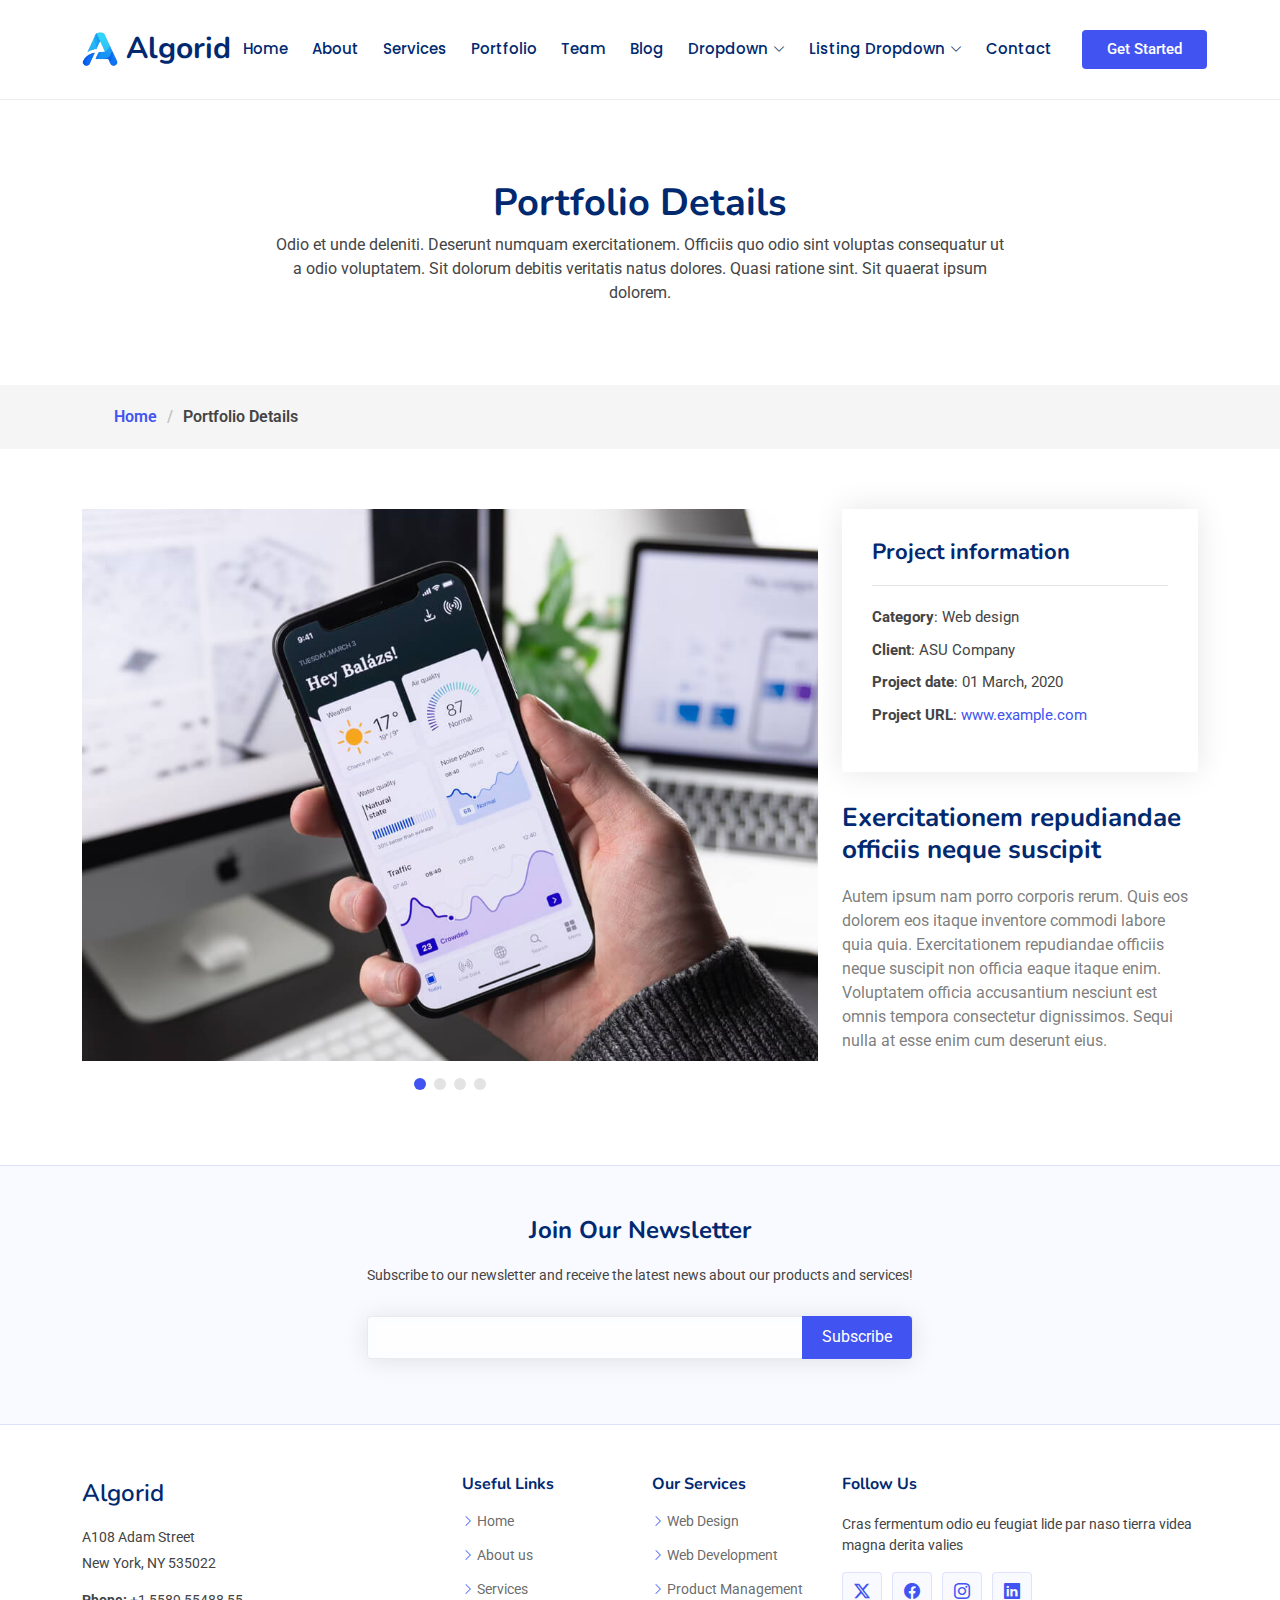
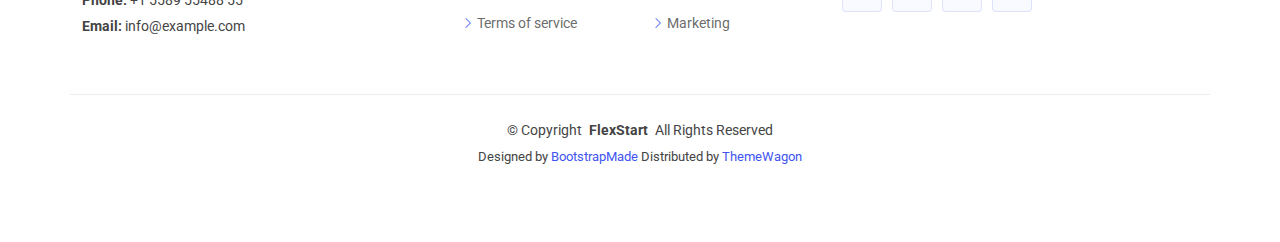
<file: portfolio-details.html>
<!DOCTYPE html>
<html lang="en">

<head>
  <meta charset="utf-8">
  <meta content="width=device-width, initial-scale=1.0" name="viewport">
  <title>Portfolio Details - Algorid Bootstrap Template</title>
  <meta name="description" content="">
  <meta name="keywords" content="">

  <!-- Favicons -->
  <link href="assets/img/favicon.png" rel="icon">
  <link href="assets/img/apple-touch-icon.png" rel="apple-touch-icon">

  <!-- Fonts -->
  <link href="https://fonts.googleapis.com" rel="preconnect">
  <link href="https://fonts.gstatic.com" rel="preconnect" crossorigin>
  <link href="https://fonts.googleapis.com/css2?family=Roboto:ital,wght@0,100;0,300;0,400;0,500;0,700;0,900;1,100;1,300;1,400;1,500;1,700;1,900&family=Poppins:ital,wght@0,100;0,200;0,300;0,400;0,500;0,600;0,700;0,800;0,900;1,100;1,200;1,300;1,400;1,500;1,600;1,700;1,800;1,900&family=Nunito:ital,wght@0,200;0,300;0,400;0,500;0,600;0,700;0,800;0,900;1,200;1,300;1,400;1,500;1,600;1,700;1,800;1,900&display=swap" rel="stylesheet">

  <!-- Vendor CSS Files -->
  <link href="assets/vendor/bootstrap/css/bootstrap.min.css" rel="stylesheet">
  <link href="assets/vendor/bootstrap-icons/bootstrap-icons.css" rel="stylesheet">
  <link href="assets/vendor/aos/aos.css" rel="stylesheet">
  <link href="assets/vendor/glightbox/css/glightbox.min.css" rel="stylesheet">
  <link href="assets/vendor/swiper/swiper-bundle.min.css" rel="stylesheet">

  <!-- Main CSS File -->
  <link href="assets/css/main.css" rel="stylesheet">

  <!-- =======================================================
  * Template Name: Algorid
  * Template URL: https://bootstrapmade.com/flexstart-bootstrap-startup-template/
  * Updated: Nov 01 2024 with Bootstrap v5.3.3
  * Author: BootstrapMade.com
  * License: https://bootstrapmade.com/license/
  ======================================================== -->
</head>

<body class="portfolio-details-page">

  <header id="header" class="header d-flex align-items-center sticky-top">
    <div class="container-fluid container-xl position-relative d-flex align-items-center">

      <a href="index.html" class="logo d-flex align-items-center me-auto">
        <!-- Uncomment the line below if you also wish to use an image logo -->
        <img src="assets/img/logo.png" alt="">
        <h1 class="sitename">Algorid</h1>
      </a>

      <nav id="navmenu" class="navmenu">
        <ul>
          <li><a href="#hero">Home<br></a></li>
          <li><a href="#about">About</a></li>
          <li><a href="#services">Services</a></li>
          <li><a href="#portfolio">Portfolio</a></li>
          <li><a href="#team">Team</a></li>
          <li><a href="blog.html">Blog</a></li>
          <li class="dropdown"><a href="#"><span>Dropdown</span> <i class="bi bi-chevron-down toggle-dropdown"></i></a>
            <ul>
              <li><a href="#">Dropdown 1</a></li>
              <li class="dropdown"><a href="#"><span>Deep Dropdown</span> <i class="bi bi-chevron-down toggle-dropdown"></i></a>
                <ul>
                  <li><a href="#">Deep Dropdown 1</a></li>
                  <li><a href="#">Deep Dropdown 2</a></li>
                  <li><a href="#">Deep Dropdown 3</a></li>
                  <li><a href="#">Deep Dropdown 4</a></li>
                  <li><a href="#">Deep Dropdown 5</a></li>
                </ul>
              </li>
              <li><a href="#">Dropdown 2</a></li>
              <li><a href="#">Dropdown 3</a></li>
              <li><a href="#">Dropdown 4</a></li>
            </ul>
          </li>
          <li class="listing-dropdown"><a href="#"><span>Listing Dropdown</span> <i class="bi bi-chevron-down toggle-dropdown"></i></a>
            <ul>
              <li>
                <a href="#">Column 1 link 1</a>
                <a href="#">Column 1 link 2</a>
                <a href="#">Column 1 link 3</a>
              </li>
              <li>
                <a href="#">Column 2 link 1</a>
                <a href="#">Column 2 link 2</a>
                <a href="#">Column 3 link 3</a>
              </li>
              <li>
                <a href="#">Column 3 link 1</a>
                <a href="#">Column 3 link 2</a>
                <a href="#">Column 3 link 3</a>
              </li>
              <li>
                <a href="#">Column 4 link 1</a>
                <a href="#">Column 4 link 2</a>
                <a href="#">Column 4 link 3</a>
              </li>
              <li>
                <a href="#">Column 5 link 1</a>
                <a href="#">Column 5 link 2</a>
                <a href="#">Column 5 link 3</a>
              </li>
            </ul>
          </li>
          <li><a href="#contact">Contact</a></li>
        </ul>
        <i class="mobile-nav-toggle d-xl-none bi bi-list"></i>
      </nav>

      <a class="btn-getstarted flex-md-shrink-0" href="index.html#about">Get Started</a>

    </div>
  </header>

  <main class="main">

    <!-- Page Title -->
    <div class="page-title">
      <div class="heading">
        <div class="container">
          <div class="row d-flex justify-content-center text-center">
            <div class="col-lg-8">
              <h1>Portfolio Details</h1>
              <p class="mb-0">Odio et unde deleniti. Deserunt numquam exercitationem. Officiis quo odio sint voluptas consequatur ut a odio voluptatem. Sit dolorum debitis veritatis natus dolores. Quasi ratione sint. Sit quaerat ipsum dolorem.</p>
            </div>
          </div>
        </div>
      </div>
      <nav class="breadcrumbs">
        <div class="container">
          <ol>
            <li><a href="index.html">Home</a></li>
            <li class="current">Portfolio Details</li>
          </ol>
        </div>
      </nav>
    </div><!-- End Page Title -->

    <!-- Portfolio Details Section -->
    <section id="portfolio-details" class="portfolio-details section">

      <div class="container" data-aos="fade-up" data-aos-delay="100">

        <div class="row gy-4">

          <div class="col-lg-8">
            <div class="portfolio-details-slider swiper init-swiper">

              <script type="application/json" class="swiper-config">
                {
                  "loop": true,
                  "speed": 600,
                  "autoplay": {
                    "delay": 5000
                  },
                  "slidesPerView": "auto",
                  "pagination": {
                    "el": ".swiper-pagination",
                    "type": "bullets",
                    "clickable": true
                  }
                }
              </script>

              <div class="swiper-wrapper align-items-center">

                <div class="swiper-slide">
                  <img src="assets/img/portfolio/app-1.jpg" alt="">
                </div>

                <div class="swiper-slide">
                  <img src="assets/img/portfolio/product-1.jpg" alt="">
                </div>

                <div class="swiper-slide">
                  <img src="assets/img/portfolio/branding-1.jpg" alt="">
                </div>

                <div class="swiper-slide">
                  <img src="assets/img/portfolio/books-1.jpg" alt="">
                </div>

              </div>
              <div class="swiper-pagination"></div>
            </div>
          </div>

          <div class="col-lg-4">
            <div class="portfolio-info" data-aos="fade-up" data-aos-delay="200">
              <h3>Project information</h3>
              <ul>
                <li><strong>Category</strong>: Web design</li>
                <li><strong>Client</strong>: ASU Company</li>
                <li><strong>Project date</strong>: 01 March, 2020</li>
                <li><strong>Project URL</strong>: <a href="#">www.example.com</a></li>
              </ul>
            </div>
            <div class="portfolio-description" data-aos="fade-up" data-aos-delay="300">
              <h2>Exercitationem repudiandae officiis neque suscipit</h2>
              <p>
                Autem ipsum nam porro corporis rerum. Quis eos dolorem eos itaque inventore commodi labore quia quia. Exercitationem repudiandae officiis neque suscipit non officia eaque itaque enim. Voluptatem officia accusantium nesciunt est omnis tempora consectetur dignissimos. Sequi nulla at esse enim cum deserunt eius.
              </p>
            </div>
          </div>

        </div>

      </div>

    </section><!-- /Portfolio Details Section -->

  </main>

  <footer id="footer" class="footer">

    <div class="footer-newsletter">
      <div class="container">
        <div class="row justify-content-center text-center">
          <div class="col-lg-6">
            <h4>Join Our Newsletter</h4>
            <p>Subscribe to our newsletter and receive the latest news about our products and services!</p>
            <form action="forms/newsletter.php" method="post" class="php-email-form">
              <div class="newsletter-form"><input type="email" name="email"><input type="submit" value="Subscribe"></div>
              <div class="loading">Loading</div>
              <div class="error-message"></div>
              <div class="sent-message">Your subscription request has been sent. Thank you!</div>
            </form>
          </div>
        </div>
      </div>
    </div>

    <div class="container footer-top">
      <div class="row gy-4">
        <div class="col-lg-4 col-md-6 footer-about">
          <a href="index.html" class="d-flex align-items-center">
            <span class="sitename">Algorid</span>
          </a>
          <div class="footer-contact pt-3">
            <p>A108 Adam Street</p>
            <p>New York, NY 535022</p>
            <p class="mt-3"><strong>Phone:</strong> <span>+1 5589 55488 55</span></p>
            <p><strong>Email:</strong> <span>info@example.com</span></p>
          </div>
        </div>

        <div class="col-lg-2 col-md-3 footer-links">
          <h4>Useful Links</h4>
          <ul>
            <li><i class="bi bi-chevron-right"></i> <a href="#">Home</a></li>
            <li><i class="bi bi-chevron-right"></i> <a href="#">About us</a></li>
            <li><i class="bi bi-chevron-right"></i> <a href="#">Services</a></li>
            <li><i class="bi bi-chevron-right"></i> <a href="#">Terms of service</a></li>
          </ul>
        </div>

        <div class="col-lg-2 col-md-3 footer-links">
          <h4>Our Services</h4>
          <ul>
            <li><i class="bi bi-chevron-right"></i> <a href="#">Web Design</a></li>
            <li><i class="bi bi-chevron-right"></i> <a href="#">Web Development</a></li>
            <li><i class="bi bi-chevron-right"></i> <a href="#">Product Management</a></li>
            <li><i class="bi bi-chevron-right"></i> <a href="#">Marketing</a></li>
          </ul>
        </div>

        <div class="col-lg-4 col-md-12">
          <h4>Follow Us</h4>
          <p>Cras fermentum odio eu feugiat lide par naso tierra videa magna derita valies</p>
          <div class="social-links d-flex">
            <a href=""><i class="bi bi-twitter-x"></i></a>
            <a href=""><i class="bi bi-facebook"></i></a>
            <a href=""><i class="bi bi-instagram"></i></a>
            <a href=""><i class="bi bi-linkedin"></i></a>
          </div>
        </div>

      </div>
    </div>

    <div class="container copyright text-center mt-4">
      <p>© <span>Copyright</span> <strong class="px-1 sitename">FlexStart</strong> <span>All Rights Reserved</span></p>
      <div class="credits">
        <!-- All the links in the footer should remain intact. -->
        <!-- You can delete the links only if you've purchased the pro version. -->
        <!-- Licensing information: https://bootstrapmade.com/license/ -->
        <!-- Purchase the pro version with working PHP/AJAX contact form: [buy-url] -->
        Designed by <a href="https://bootstrapmade.com/">BootstrapMade</a> Distributed by <a href=“https://themewagon.com>ThemeWagon
      </div>
    </div>

  </footer>

  <!-- Scroll Top -->
  <a href="#" id="scroll-top" class="scroll-top d-flex align-items-center justify-content-center"><i class="bi bi-arrow-up-short"></i></a>

  <!-- Vendor JS Files -->
  <script src="assets/vendor/bootstrap/js/bootstrap.bundle.min.js"></script>
  <script src="assets/vendor/php-email-form/validate.js"></script>
  <script src="assets/vendor/aos/aos.js"></script>
  <script src="assets/vendor/glightbox/js/glightbox.min.js"></script>
  <script src="assets/vendor/purecounter/purecounter_vanilla.js"></script>
  <script src="assets/vendor/imagesloaded/imagesloaded.pkgd.min.js"></script>
  <script src="assets/vendor/isotope-layout/isotope.pkgd.min.js"></script>
  <script src="assets/vendor/swiper/swiper-bundle.min.js"></script>

  <!-- Main JS File -->
  <script src="assets/js/main.js"></script>

</body>

</html>
</file>
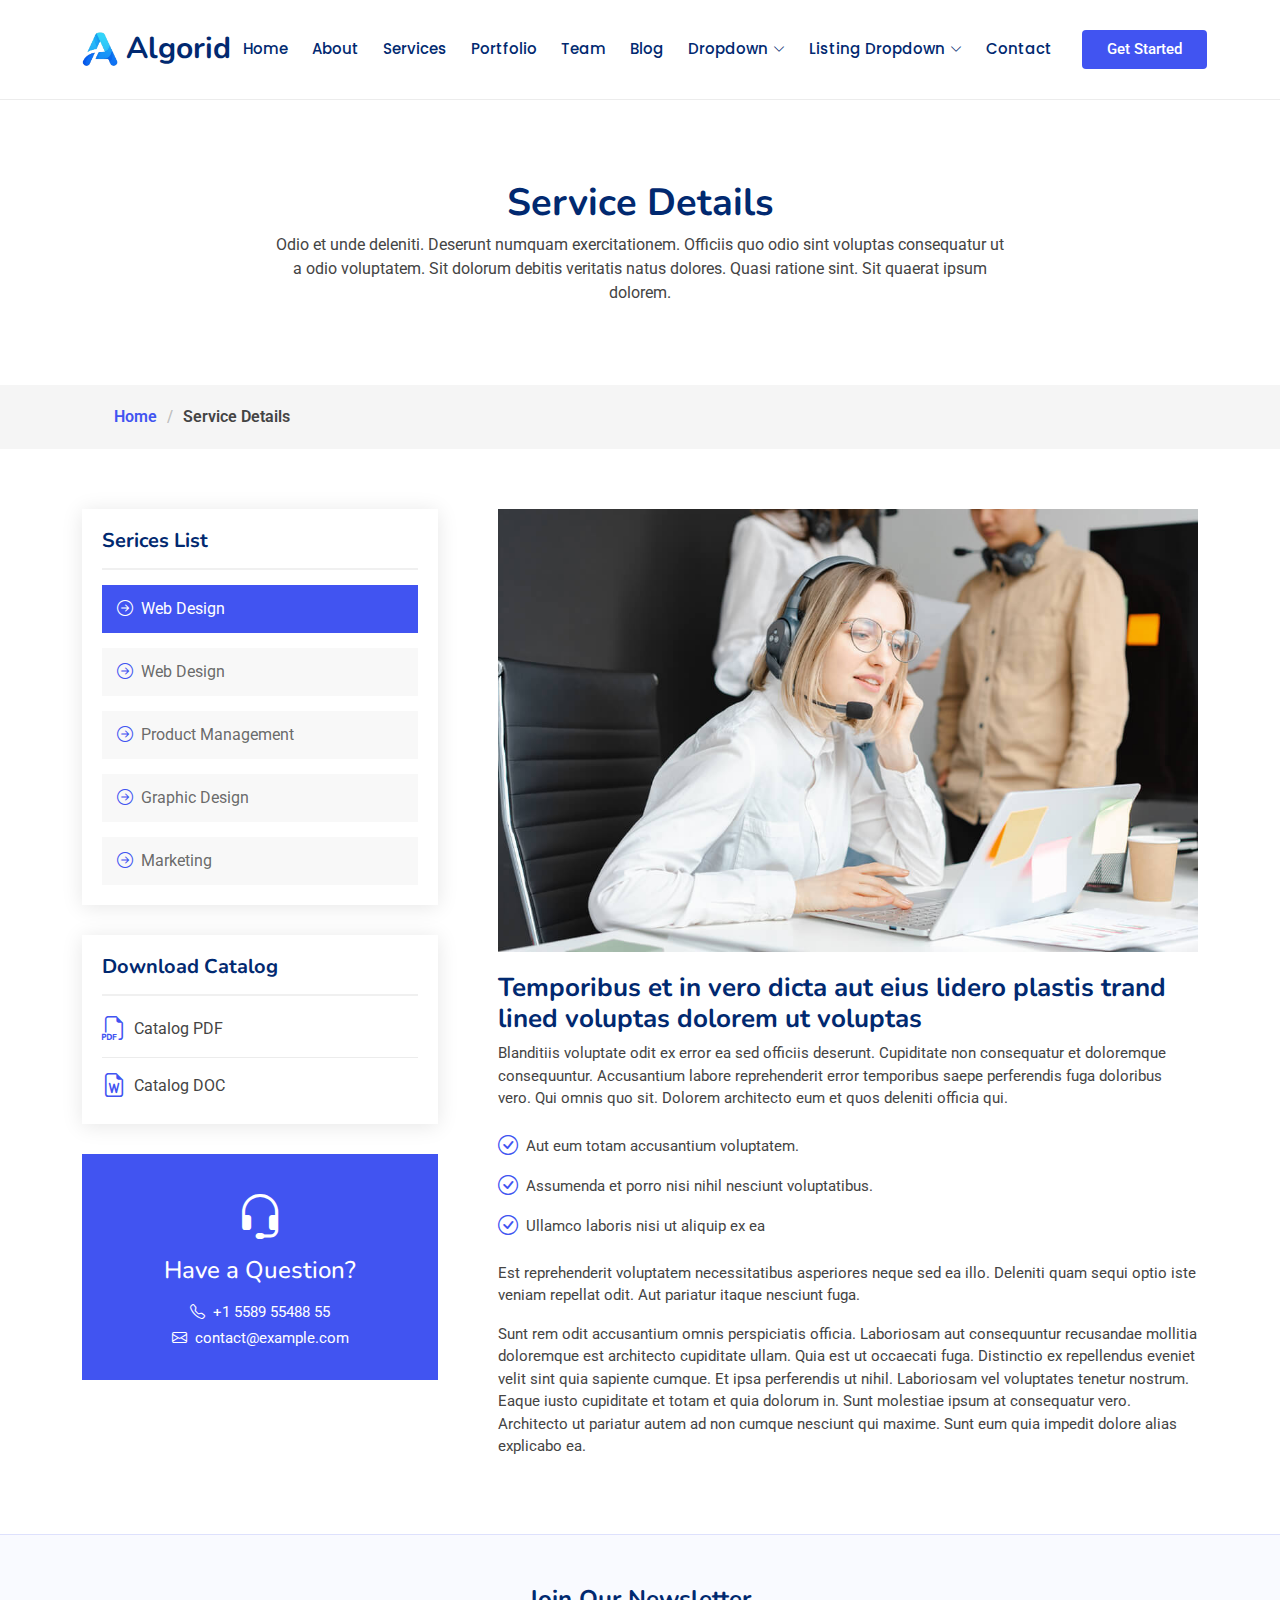
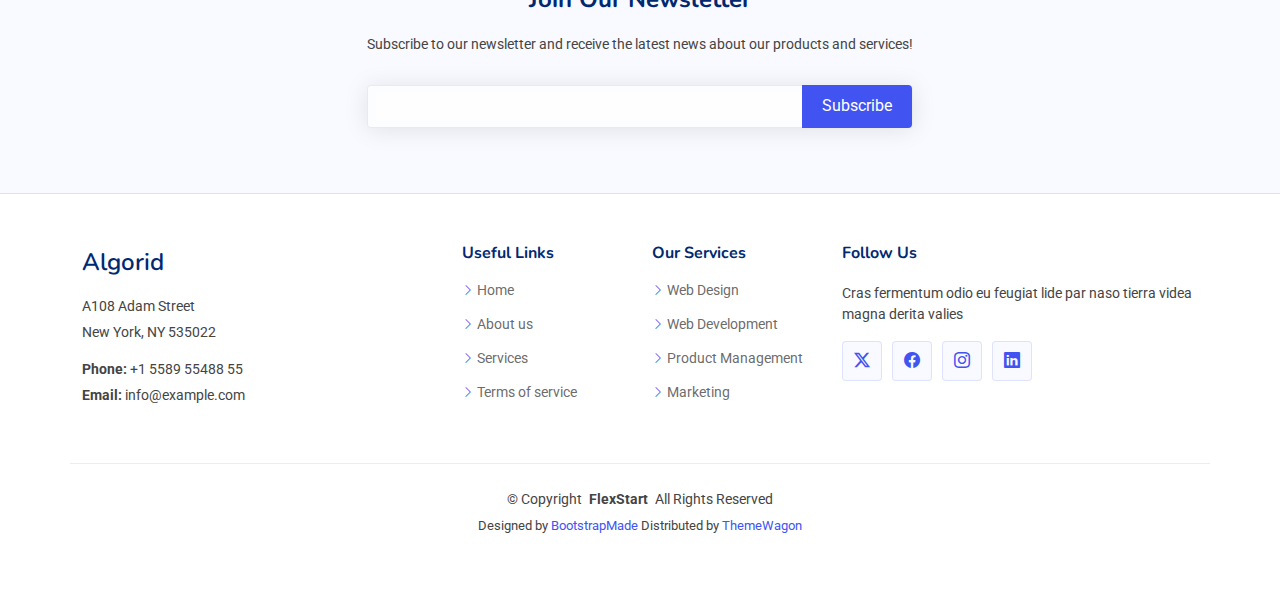
<file: service-details.html>
<!DOCTYPE html>
<html lang="en">

<head>
  <meta charset="utf-8">
  <meta content="width=device-width, initial-scale=1.0" name="viewport">
  <title>Service Details - Algorid Bootstrap Template</title>
  <meta name="description" content="">
  <meta name="keywords" content="">

  <!-- Favicons -->
  <link href="assets/img/favicon.png" rel="icon">
  <link href="assets/img/apple-touch-icon.png" rel="apple-touch-icon">

  <!-- Fonts -->
  <link href="https://fonts.googleapis.com" rel="preconnect">
  <link href="https://fonts.gstatic.com" rel="preconnect" crossorigin>
  <link href="https://fonts.googleapis.com/css2?family=Roboto:ital,wght@0,100;0,300;0,400;0,500;0,700;0,900;1,100;1,300;1,400;1,500;1,700;1,900&family=Poppins:ital,wght@0,100;0,200;0,300;0,400;0,500;0,600;0,700;0,800;0,900;1,100;1,200;1,300;1,400;1,500;1,600;1,700;1,800;1,900&family=Nunito:ital,wght@0,200;0,300;0,400;0,500;0,600;0,700;0,800;0,900;1,200;1,300;1,400;1,500;1,600;1,700;1,800;1,900&display=swap" rel="stylesheet">

  <!-- Vendor CSS Files -->
  <link href="assets/vendor/bootstrap/css/bootstrap.min.css" rel="stylesheet">
  <link href="assets/vendor/bootstrap-icons/bootstrap-icons.css" rel="stylesheet">
  <link href="assets/vendor/aos/aos.css" rel="stylesheet">
  <link href="assets/vendor/glightbox/css/glightbox.min.css" rel="stylesheet">
  <link href="assets/vendor/swiper/swiper-bundle.min.css" rel="stylesheet">

  <!-- Main CSS File -->
  <link href="assets/css/main.css" rel="stylesheet">

  <!-- =======================================================
  * Template Name: Algorid
  * Template URL: https://bootstrapmade.com/flexstart-bootstrap-startup-template/
  * Updated: Nov 01 2024 with Bootstrap v5.3.3
  * Author: BootstrapMade.com
  * License: https://bootstrapmade.com/license/
  ======================================================== -->
</head>

<body class="service-details-page">

  <header id="header" class="header d-flex align-items-center sticky-top">
    <div class="container-fluid container-xl position-relative d-flex align-items-center">

      <a href="index.html" class="logo d-flex align-items-center me-auto">
        <!-- Uncomment the line below if you also wish to use an image logo -->
        <img src="assets/img/logo.png" alt="">
        <h1 class="sitename">Algorid</h1>
      </a>

      <nav id="navmenu" class="navmenu">
        <ul>
          <li><a href="#hero">Home<br></a></li>
          <li><a href="#about">About</a></li>
          <li><a href="#services">Services</a></li>
          <li><a href="#portfolio">Portfolio</a></li>
          <li><a href="#team">Team</a></li>
          <li><a href="blog.html">Blog</a></li>
          <li class="dropdown"><a href="#"><span>Dropdown</span> <i class="bi bi-chevron-down toggle-dropdown"></i></a>
            <ul>
              <li><a href="#">Dropdown 1</a></li>
              <li class="dropdown"><a href="#"><span>Deep Dropdown</span> <i class="bi bi-chevron-down toggle-dropdown"></i></a>
                <ul>
                  <li><a href="#">Deep Dropdown 1</a></li>
                  <li><a href="#">Deep Dropdown 2</a></li>
                  <li><a href="#">Deep Dropdown 3</a></li>
                  <li><a href="#">Deep Dropdown 4</a></li>
                  <li><a href="#">Deep Dropdown 5</a></li>
                </ul>
              </li>
              <li><a href="#">Dropdown 2</a></li>
              <li><a href="#">Dropdown 3</a></li>
              <li><a href="#">Dropdown 4</a></li>
            </ul>
          </li>
          <li class="listing-dropdown"><a href="#"><span>Listing Dropdown</span> <i class="bi bi-chevron-down toggle-dropdown"></i></a>
            <ul>
              <li>
                <a href="#">Column 1 link 1</a>
                <a href="#">Column 1 link 2</a>
                <a href="#">Column 1 link 3</a>
              </li>
              <li>
                <a href="#">Column 2 link 1</a>
                <a href="#">Column 2 link 2</a>
                <a href="#">Column 3 link 3</a>
              </li>
              <li>
                <a href="#">Column 3 link 1</a>
                <a href="#">Column 3 link 2</a>
                <a href="#">Column 3 link 3</a>
              </li>
              <li>
                <a href="#">Column 4 link 1</a>
                <a href="#">Column 4 link 2</a>
                <a href="#">Column 4 link 3</a>
              </li>
              <li>
                <a href="#">Column 5 link 1</a>
                <a href="#">Column 5 link 2</a>
                <a href="#">Column 5 link 3</a>
              </li>
            </ul>
          </li>
          <li><a href="#contact">Contact</a></li>
        </ul>
        <i class="mobile-nav-toggle d-xl-none bi bi-list"></i>
      </nav>

      <a class="btn-getstarted flex-md-shrink-0" href="index.html#about">Get Started</a>

    </div>
  </header>

  <main class="main">

    <!-- Page Title -->
    <div class="page-title">
      <div class="heading">
        <div class="container">
          <div class="row d-flex justify-content-center text-center">
            <div class="col-lg-8">
              <h1>Service Details</h1>
              <p class="mb-0">Odio et unde deleniti. Deserunt numquam exercitationem. Officiis quo odio sint voluptas consequatur ut a odio voluptatem. Sit dolorum debitis veritatis natus dolores. Quasi ratione sint. Sit quaerat ipsum dolorem.</p>
            </div>
          </div>
        </div>
      </div>
      <nav class="breadcrumbs">
        <div class="container">
          <ol>
            <li><a href="index.html">Home</a></li>
            <li class="current">Service Details</li>
          </ol>
        </div>
      </nav>
    </div><!-- End Page Title -->

    <!-- Service Details Section -->
    <section id="service-details" class="service-details section">

      <div class="container">

        <div class="row gy-5">

          <div class="col-lg-4" data-aos="fade-up" data-aos-delay="100">

            <div class="service-box">
              <h4>Serices List</h4>
              <div class="services-list">
                <a href="#" class="active"><i class="bi bi-arrow-right-circle"></i><span>Web Design</span></a>
                <a href="#"><i class="bi bi-arrow-right-circle"></i><span>Web Design</span></a>
                <a href="#"><i class="bi bi-arrow-right-circle"></i><span>Product Management</span></a>
                <a href="#"><i class="bi bi-arrow-right-circle"></i><span>Graphic Design</span></a>
                <a href="#"><i class="bi bi-arrow-right-circle"></i><span>Marketing</span></a>
              </div>
            </div><!-- End Services List -->

            <div class="service-box">
              <h4>Download Catalog</h4>
              <div class="download-catalog">
                <a href="#"><i class="bi bi-filetype-pdf"></i><span>Catalog PDF</span></a>
                <a href="#"><i class="bi bi-file-earmark-word"></i><span>Catalog DOC</span></a>
              </div>
            </div><!-- End Services List -->

            <div class="help-box d-flex flex-column justify-content-center align-items-center">
              <i class="bi bi-headset help-icon"></i>
              <h4>Have a Question?</h4>
              <p class="d-flex align-items-center mt-2 mb-0"><i class="bi bi-telephone me-2"></i> <span>+1 5589 55488 55</span></p>
              <p class="d-flex align-items-center mt-1 mb-0"><i class="bi bi-envelope me-2"></i> <a href="mailto:contact@example.com">contact@example.com</a></p>
            </div>

          </div>

          <div class="col-lg-8 ps-lg-5" data-aos="fade-up" data-aos-delay="200">
            <img src="assets/img/services.jpg" alt="" class="img-fluid services-img">
            <h3>Temporibus et in vero dicta aut eius lidero plastis trand lined voluptas dolorem ut voluptas</h3>
            <p>
              Blanditiis voluptate odit ex error ea sed officiis deserunt. Cupiditate non consequatur et doloremque consequuntur. Accusantium labore reprehenderit error temporibus saepe perferendis fuga doloribus vero. Qui omnis quo sit. Dolorem architecto eum et quos deleniti officia qui.
            </p>
            <ul>
              <li><i class="bi bi-check-circle"></i> <span>Aut eum totam accusantium voluptatem.</span></li>
              <li><i class="bi bi-check-circle"></i> <span>Assumenda et porro nisi nihil nesciunt voluptatibus.</span></li>
              <li><i class="bi bi-check-circle"></i> <span>Ullamco laboris nisi ut aliquip ex ea</span></li>
            </ul>
            <p>
              Est reprehenderit voluptatem necessitatibus asperiores neque sed ea illo. Deleniti quam sequi optio iste veniam repellat odit. Aut pariatur itaque nesciunt fuga.
            </p>
            <p>
              Sunt rem odit accusantium omnis perspiciatis officia. Laboriosam aut consequuntur recusandae mollitia doloremque est architecto cupiditate ullam. Quia est ut occaecati fuga. Distinctio ex repellendus eveniet velit sint quia sapiente cumque. Et ipsa perferendis ut nihil. Laboriosam vel voluptates tenetur nostrum. Eaque iusto cupiditate et totam et quia dolorum in. Sunt molestiae ipsum at consequatur vero. Architecto ut pariatur autem ad non cumque nesciunt qui maxime. Sunt eum quia impedit dolore alias explicabo ea.
            </p>
          </div>

        </div>

      </div>

    </section><!-- /Service Details Section -->

  </main>

  <footer id="footer" class="footer">

    <div class="footer-newsletter">
      <div class="container">
        <div class="row justify-content-center text-center">
          <div class="col-lg-6">
            <h4>Join Our Newsletter</h4>
            <p>Subscribe to our newsletter and receive the latest news about our products and services!</p>
            <form action="forms/newsletter.php" method="post" class="php-email-form">
              <div class="newsletter-form"><input type="email" name="email"><input type="submit" value="Subscribe"></div>
              <div class="loading">Loading</div>
              <div class="error-message"></div>
              <div class="sent-message">Your subscription request has been sent. Thank you!</div>
            </form>
          </div>
        </div>
      </div>
    </div>

    <div class="container footer-top">
      <div class="row gy-4">
        <div class="col-lg-4 col-md-6 footer-about">
          <a href="index.html" class="d-flex align-items-center">
            <span class="sitename">Algorid</span>
          </a>
          <div class="footer-contact pt-3">
            <p>A108 Adam Street</p>
            <p>New York, NY 535022</p>
            <p class="mt-3"><strong>Phone:</strong> <span>+1 5589 55488 55</span></p>
            <p><strong>Email:</strong> <span>info@example.com</span></p>
          </div>
        </div>

        <div class="col-lg-2 col-md-3 footer-links">
          <h4>Useful Links</h4>
          <ul>
            <li><i class="bi bi-chevron-right"></i> <a href="#">Home</a></li>
            <li><i class="bi bi-chevron-right"></i> <a href="#">About us</a></li>
            <li><i class="bi bi-chevron-right"></i> <a href="#">Services</a></li>
            <li><i class="bi bi-chevron-right"></i> <a href="#">Terms of service</a></li>
          </ul>
        </div>

        <div class="col-lg-2 col-md-3 footer-links">
          <h4>Our Services</h4>
          <ul>
            <li><i class="bi bi-chevron-right"></i> <a href="#">Web Design</a></li>
            <li><i class="bi bi-chevron-right"></i> <a href="#">Web Development</a></li>
            <li><i class="bi bi-chevron-right"></i> <a href="#">Product Management</a></li>
            <li><i class="bi bi-chevron-right"></i> <a href="#">Marketing</a></li>
          </ul>
        </div>

        <div class="col-lg-4 col-md-12">
          <h4>Follow Us</h4>
          <p>Cras fermentum odio eu feugiat lide par naso tierra videa magna derita valies</p>
          <div class="social-links d-flex">
            <a href=""><i class="bi bi-twitter-x"></i></a>
            <a href=""><i class="bi bi-facebook"></i></a>
            <a href=""><i class="bi bi-instagram"></i></a>
            <a href=""><i class="bi bi-linkedin"></i></a>
          </div>
        </div>

      </div>
    </div>

    <div class="container copyright text-center mt-4">
      <p>© <span>Copyright</span> <strong class="px-1 sitename">FlexStart</strong> <span>All Rights Reserved</span></p>
      <div class="credits">
        <!-- All the links in the footer should remain intact. -->
        <!-- You can delete the links only if you've purchased the pro version. -->
        <!-- Licensing information: https://bootstrapmade.com/license/ -->
        <!-- Purchase the pro version with working PHP/AJAX contact form: [buy-url] -->
        Designed by <a href="https://bootstrapmade.com/">BootstrapMade</a> Distributed by <a href=“https://themewagon.com>ThemeWagon
      </div>
    </div>

  </footer>

  <!-- Scroll Top -->
  <a href="#" id="scroll-top" class="scroll-top d-flex align-items-center justify-content-center"><i class="bi bi-arrow-up-short"></i></a>

  <!-- Vendor JS Files -->
  <script src="assets/vendor/bootstrap/js/bootstrap.bundle.min.js"></script>
  <script src="assets/vendor/php-email-form/validate.js"></script>
  <script src="assets/vendor/aos/aos.js"></script>
  <script src="assets/vendor/glightbox/js/glightbox.min.js"></script>
  <script src="assets/vendor/purecounter/purecounter_vanilla.js"></script>
  <script src="assets/vendor/imagesloaded/imagesloaded.pkgd.min.js"></script>
  <script src="assets/vendor/isotope-layout/isotope.pkgd.min.js"></script>
  <script src="assets/vendor/swiper/swiper-bundle.min.js"></script>

  <!-- Main JS File -->
  <script src="assets/js/main.js"></script>

</body>

</html>
</file>
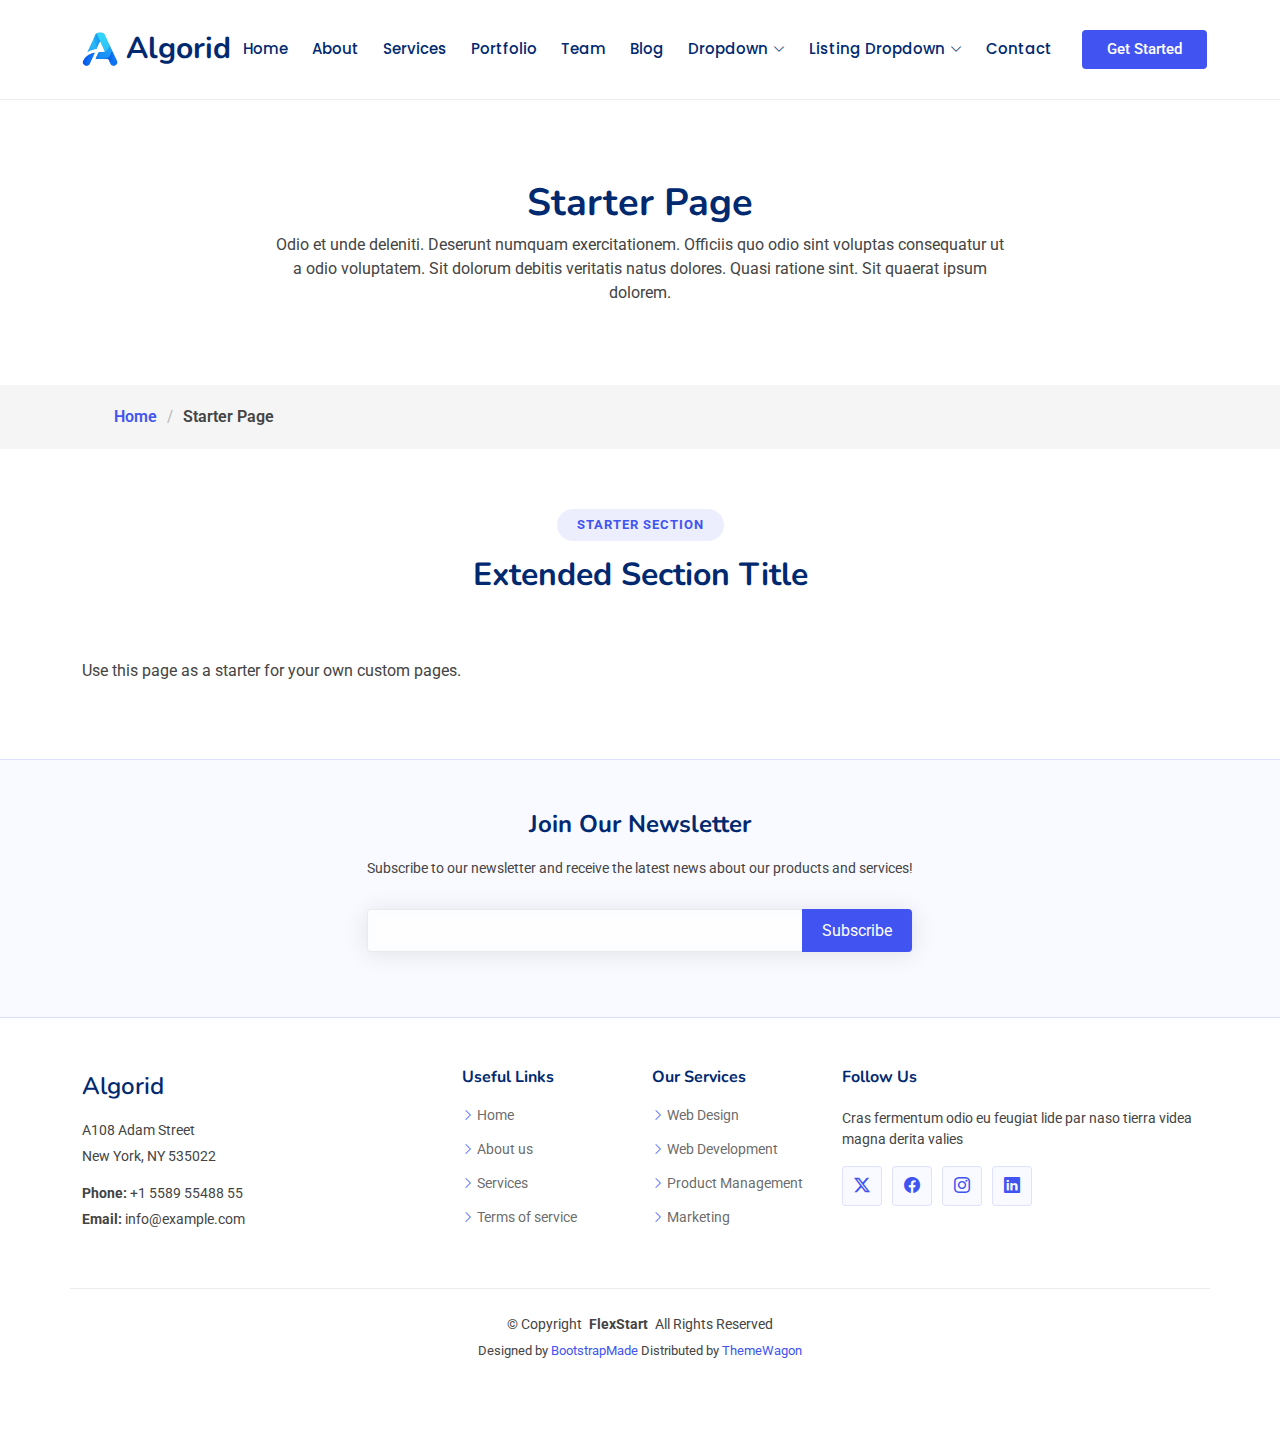
<file: starter-page.html>
<!DOCTYPE html>
<html lang="en">

<head>
  <meta charset="utf-8">
  <meta content="width=device-width, initial-scale=1.0" name="viewport">
  <title>Starter Page - Algorid Bootstrap Template</title>
  <meta name="description" content="">
  <meta name="keywords" content="">

  <!-- Favicons -->
  <link href="assets/img/favicon.png" rel="icon">
  <link href="assets/img/apple-touch-icon.png" rel="apple-touch-icon">

  <!-- Fonts -->
  <link href="https://fonts.googleapis.com" rel="preconnect">
  <link href="https://fonts.gstatic.com" rel="preconnect" crossorigin>
  <link href="https://fonts.googleapis.com/css2?family=Roboto:ital,wght@0,100;0,300;0,400;0,500;0,700;0,900;1,100;1,300;1,400;1,500;1,700;1,900&family=Poppins:ital,wght@0,100;0,200;0,300;0,400;0,500;0,600;0,700;0,800;0,900;1,100;1,200;1,300;1,400;1,500;1,600;1,700;1,800;1,900&family=Nunito:ital,wght@0,200;0,300;0,400;0,500;0,600;0,700;0,800;0,900;1,200;1,300;1,400;1,500;1,600;1,700;1,800;1,900&display=swap" rel="stylesheet">

  <!-- Vendor CSS Files -->
  <link href="assets/vendor/bootstrap/css/bootstrap.min.css" rel="stylesheet">
  <link href="assets/vendor/bootstrap-icons/bootstrap-icons.css" rel="stylesheet">
  <link href="assets/vendor/aos/aos.css" rel="stylesheet">
  <link href="assets/vendor/glightbox/css/glightbox.min.css" rel="stylesheet">
  <link href="assets/vendor/swiper/swiper-bundle.min.css" rel="stylesheet">

  <!-- Main CSS File -->
  <link href="assets/css/main.css" rel="stylesheet">

  <!-- =======================================================
  * Template Name: Algorid
  * Template URL: https://bootstrapmade.com/flexstart-bootstrap-startup-template/
  * Updated: Nov 01 2024 with Bootstrap v5.3.3
  * Author: BootstrapMade.com
  * License: https://bootstrapmade.com/license/
  ======================================================== -->
</head>

<body class="starter-page-page">

  <header id="header" class="header d-flex align-items-center sticky-top">
    <div class="container-fluid container-xl position-relative d-flex align-items-center">

      <a href="index.html" class="logo d-flex align-items-center me-auto">
        <!-- Uncomment the line below if you also wish to use an image logo -->
        <img src="assets/img/logo.png" alt="">
        <h1 class="sitename">Algorid</h1>
      </a>

      <nav id="navmenu" class="navmenu">
        <ul>
          <li><a href="#hero">Home<br></a></li>
          <li><a href="#about">About</a></li>
          <li><a href="#services">Services</a></li>
          <li><a href="#portfolio">Portfolio</a></li>
          <li><a href="#team">Team</a></li>
          <li><a href="blog.html">Blog</a></li>
          <li class="dropdown"><a href="#"><span>Dropdown</span> <i class="bi bi-chevron-down toggle-dropdown"></i></a>
            <ul>
              <li><a href="#">Dropdown 1</a></li>
              <li class="dropdown"><a href="#"><span>Deep Dropdown</span> <i class="bi bi-chevron-down toggle-dropdown"></i></a>
                <ul>
                  <li><a href="#">Deep Dropdown 1</a></li>
                  <li><a href="#">Deep Dropdown 2</a></li>
                  <li><a href="#">Deep Dropdown 3</a></li>
                  <li><a href="#">Deep Dropdown 4</a></li>
                  <li><a href="#">Deep Dropdown 5</a></li>
                </ul>
              </li>
              <li><a href="#">Dropdown 2</a></li>
              <li><a href="#">Dropdown 3</a></li>
              <li><a href="#">Dropdown 4</a></li>
            </ul>
          </li>
          <li class="listing-dropdown"><a href="#"><span>Listing Dropdown</span> <i class="bi bi-chevron-down toggle-dropdown"></i></a>
            <ul>
              <li>
                <a href="#">Column 1 link 1</a>
                <a href="#">Column 1 link 2</a>
                <a href="#">Column 1 link 3</a>
              </li>
              <li>
                <a href="#">Column 2 link 1</a>
                <a href="#">Column 2 link 2</a>
                <a href="#">Column 3 link 3</a>
              </li>
              <li>
                <a href="#">Column 3 link 1</a>
                <a href="#">Column 3 link 2</a>
                <a href="#">Column 3 link 3</a>
              </li>
              <li>
                <a href="#">Column 4 link 1</a>
                <a href="#">Column 4 link 2</a>
                <a href="#">Column 4 link 3</a>
              </li>
              <li>
                <a href="#">Column 5 link 1</a>
                <a href="#">Column 5 link 2</a>
                <a href="#">Column 5 link 3</a>
              </li>
            </ul>
          </li>
          <li><a href="#contact">Contact</a></li>
        </ul>
        <i class="mobile-nav-toggle d-xl-none bi bi-list"></i>
      </nav>

      <a class="btn-getstarted flex-md-shrink-0" href="index.html#about">Get Started</a>

    </div>
  </header>

  <main class="main">

    <!-- Page Title -->
    <div class="page-title">
      <div class="heading">
        <div class="container">
          <div class="row d-flex justify-content-center text-center">
            <div class="col-lg-8">
              <h1>Starter Page</h1>
              <p class="mb-0">Odio et unde deleniti. Deserunt numquam exercitationem. Officiis quo odio sint voluptas consequatur ut a odio voluptatem. Sit dolorum debitis veritatis natus dolores. Quasi ratione sint. Sit quaerat ipsum dolorem.</p>
            </div>
          </div>
        </div>
      </div>
      <nav class="breadcrumbs">
        <div class="container">
          <ol>
            <li><a href="index.html">Home</a></li>
            <li class="current">Starter Page</li>
          </ol>
        </div>
      </nav>
    </div><!-- End Page Title -->

    <!-- Starter Section Section -->
    <section id="starter-section" class="starter-section section">

      <!-- Section Title -->
      <div class="container section-title" data-aos="fade-up">
        <h2>Starter Section</h2>
        <p>Extended Section Title</p>
      </div><!-- End Section Title -->

      <div class="container" data-aos="fade-up">
        <p>Use this page as a starter for your own custom pages.</p>
      </div>

    </section><!-- /Starter Section Section -->

  </main>

  <footer id="footer" class="footer">

    <div class="footer-newsletter">
      <div class="container">
        <div class="row justify-content-center text-center">
          <div class="col-lg-6">
            <h4>Join Our Newsletter</h4>
            <p>Subscribe to our newsletter and receive the latest news about our products and services!</p>
            <form action="forms/newsletter.php" method="post" class="php-email-form">
              <div class="newsletter-form"><input type="email" name="email"><input type="submit" value="Subscribe"></div>
              <div class="loading">Loading</div>
              <div class="error-message"></div>
              <div class="sent-message">Your subscription request has been sent. Thank you!</div>
            </form>
          </div>
        </div>
      </div>
    </div>

    <div class="container footer-top">
      <div class="row gy-4">
        <div class="col-lg-4 col-md-6 footer-about">
          <a href="index.html" class="d-flex align-items-center">
            <span class="sitename">Algorid</span>
          </a>
          <div class="footer-contact pt-3">
            <p>A108 Adam Street</p>
            <p>New York, NY 535022</p>
            <p class="mt-3"><strong>Phone:</strong> <span>+1 5589 55488 55</span></p>
            <p><strong>Email:</strong> <span>info@example.com</span></p>
          </div>
        </div>

        <div class="col-lg-2 col-md-3 footer-links">
          <h4>Useful Links</h4>
          <ul>
            <li><i class="bi bi-chevron-right"></i> <a href="#">Home</a></li>
            <li><i class="bi bi-chevron-right"></i> <a href="#">About us</a></li>
            <li><i class="bi bi-chevron-right"></i> <a href="#">Services</a></li>
            <li><i class="bi bi-chevron-right"></i> <a href="#">Terms of service</a></li>
          </ul>
        </div>

        <div class="col-lg-2 col-md-3 footer-links">
          <h4>Our Services</h4>
          <ul>
            <li><i class="bi bi-chevron-right"></i> <a href="#">Web Design</a></li>
            <li><i class="bi bi-chevron-right"></i> <a href="#">Web Development</a></li>
            <li><i class="bi bi-chevron-right"></i> <a href="#">Product Management</a></li>
            <li><i class="bi bi-chevron-right"></i> <a href="#">Marketing</a></li>
          </ul>
        </div>

        <div class="col-lg-4 col-md-12">
          <h4>Follow Us</h4>
          <p>Cras fermentum odio eu feugiat lide par naso tierra videa magna derita valies</p>
          <div class="social-links d-flex">
            <a href=""><i class="bi bi-twitter-x"></i></a>
            <a href=""><i class="bi bi-facebook"></i></a>
            <a href=""><i class="bi bi-instagram"></i></a>
            <a href=""><i class="bi bi-linkedin"></i></a>
          </div>
        </div>

      </div>
    </div>

    <div class="container copyright text-center mt-4">
      <p>© <span>Copyright</span> <strong class="px-1 sitename">FlexStart</strong> <span>All Rights Reserved</span></p>
      <div class="credits">
        <!-- All the links in the footer should remain intact. -->
        <!-- You can delete the links only if you've purchased the pro version. -->
        <!-- Licensing information: https://bootstrapmade.com/license/ -->
        <!-- Purchase the pro version with working PHP/AJAX contact form: [buy-url] -->
        Designed by <a href="https://bootstrapmade.com/">BootstrapMade</a> Distributed by <a href=“https://themewagon.com>ThemeWagon
      </div>
    </div>

  </footer>

  <!-- Scroll Top -->
  <a href="#" id="scroll-top" class="scroll-top d-flex align-items-center justify-content-center"><i class="bi bi-arrow-up-short"></i></a>

  <!-- Vendor JS Files -->
  <script src="assets/vendor/bootstrap/js/bootstrap.bundle.min.js"></script>
  <script src="assets/vendor/php-email-form/validate.js"></script>
  <script src="assets/vendor/aos/aos.js"></script>
  <script src="assets/vendor/glightbox/js/glightbox.min.js"></script>
  <script src="assets/vendor/purecounter/purecounter_vanilla.js"></script>
  <script src="assets/vendor/imagesloaded/imagesloaded.pkgd.min.js"></script>
  <script src="assets/vendor/isotope-layout/isotope.pkgd.min.js"></script>
  <script src="assets/vendor/swiper/swiper-bundle.min.js"></script>

  <!-- Main JS File -->
  <script src="assets/js/main.js"></script>

</body>

</html>
</file>
<file: assets/css/main.css>
/**
* Template Name: Algorid
* Template URL: https://bootstrapmade.com/flexstart-bootstrap-startup-template/
* Updated: Nov 01 2024 with Bootstrap v5.3.3
* Author: BootstrapMade.com
* License: https://bootstrapmade.com/license/
*/

/*--------------------------------------------------------------
# Font & Color Variables
# Help: https://bootstrapmade.com/color-system/
--------------------------------------------------------------*/
/* Fonts */
:root {
  --default-font: "Roboto",  system-ui, -apple-system, "Segoe UI", Roboto, "Helvetica Neue", Arial, "Noto Sans", "Liberation Sans", sans-serif, "Apple Color Emoji", "Segoe UI Emoji", "Segoe UI Symbol", "Noto Color Emoji";
  --heading-font: "Nunito",  sans-serif;
  --nav-font: "Poppins",  sans-serif;
}

/* Global Colors - The following color variables are used throughout the website. Updating them here will change the color scheme of the entire website */
:root { 
  --background-color: #ffffff; /* Background color for the entire website, including individual sections */
  --default-color: #444444; /* Default color used for the majority of the text content across the entire website */
  --heading-color: #012970; /* Color for headings, subheadings and title throughout the website */
  --accent-color: #4154f1; /* Accent color that represents your brand on the website. It's used for buttons, links, and other elements that need to stand out */
  --surface-color: #ffffff; /* The surface color is used as a background of boxed elements within sections, such as cards, icon boxes, or other elements that require a visual separation from the global background. */
  --contrast-color: #ffffff; /* Contrast color for text, ensuring readability against backgrounds of accent, heading, or default colors. */
}

/* Nav Menu Colors - The following color variables are used specifically for the navigation menu. They are separate from the global colors to allow for more customization options */
:root {
  --nav-color: #012970;  /* The default color of the main navmenu links */
  --nav-hover-color: #4154f1; /* Applied to main navmenu links when they are hovered over or active */
  --nav-mobile-background-color: #ffffff; /* Used as the background color for mobile navigation menu */
  --nav-dropdown-background-color: #ffffff; /* Used as the background color for dropdown items that appear when hovering over primary navigation items */
  --nav-dropdown-color: #212529; /* Used for navigation links of the dropdown items in the navigation menu. */
  --nav-dropdown-hover-color: #4154f1; /* Similar to --nav-hover-color, this color is applied to dropdown navigation links when they are hovered over. */
}

/* Color Presets - These classes override global colors when applied to any section or element, providing reuse of the sam color scheme. */

.light-background {
  --background-color: #f9f9f9;
  --surface-color: #ffffff;
}

.dark-background {
  --background-color: #060606;
  --default-color: #ffffff;
  --heading-color: #ffffff;
  --surface-color: #252525;
  --contrast-color: #ffffff;
}

/* Smooth scroll */
:root {
  scroll-behavior: smooth;
}

/*--------------------------------------------------------------
# General Styling & Shared Classes
--------------------------------------------------------------*/
body {
  color: var(--default-color);
  background-color: var(--background-color);
  font-family: var(--default-font);
}

a {
  color: var(--accent-color);
  text-decoration: none;
  transition: 0.3s;
}

a:hover {
  color: color-mix(in srgb, var(--accent-color), transparent 25%);
  text-decoration: none;
}

h1,
h2,
h3,
h4,
h5,
h6 {
  color: var(--heading-color);
  font-family: var(--heading-font);
}

/* PHP Email Form Messages
------------------------------*/
.php-email-form .error-message {
  display: none;
  background: #df1529;
  color: #ffffff;
  text-align: left;
  padding: 15px;
  margin-bottom: 24px;
  font-weight: 600;
}

.php-email-form .sent-message {
  display: none;
  color: #ffffff;
  background: #059652;
  text-align: center;
  padding: 15px;
  margin-bottom: 24px;
  font-weight: 600;
}

.php-email-form .loading {
  display: none;
  background: var(--surface-color);
  text-align: center;
  padding: 15px;
  margin-bottom: 24px;
}

.php-email-form .loading:before {
  content: "";
  display: inline-block;
  border-radius: 50%;
  width: 24px;
  height: 24px;
  margin: 0 10px -6px 0;
  border: 3px solid var(--accent-color);
  border-top-color: var(--surface-color);
  animation: php-email-form-loading 1s linear infinite;
}

@keyframes php-email-form-loading {
  0% {
    transform: rotate(0deg);
  }

  100% {
    transform: rotate(360deg);
  }
}

/*--------------------------------------------------------------
# Global Header
--------------------------------------------------------------*/
.header {
  color: var(--default-color);
  background-color: var(--background-color);
  padding: 20px 0;
  transition: all 0.5s;
  z-index: 997;
}

.header .logo {
  line-height: 1;
}

.header .logo img {
  max-height: 36px;
  margin-right: 8px;
}

.header .logo h1 {
  font-size: 30px;
  margin: 0;
  font-weight: 700;
  color: var(--heading-color);
}

.header .btn-getstarted,
.header .btn-getstarted:focus {
  color: var(--contrast-color);
  background: var(--accent-color);
  font-size: 15px;
  padding: 8px 25px;
  margin: 0 0 0 30px;
  border-radius: 4px;
  transition: 0.3s;
  font-weight: 500;
}

.header .btn-getstarted:hover,
.header .btn-getstarted:focus:hover {
  color: var(--contrast-color);
  background: color-mix(in srgb, var(--accent-color), transparent 15%);
}

@media (max-width: 1200px) {
  .header .logo {
    order: 1;
  }

  .header .btn-getstarted {
    order: 2;
    margin: 0 15px 0 0;
    padding: 6px 15px;
  }

  .header .navmenu {
    order: 3;
  }
}

.scrolled .header {
  box-shadow: 0px 0 18px rgba(0, 0, 0, 0.1);
}

/* Index Page Header
------------------------------*/
.index-page .header {
  --background-color: rgba(255, 255, 255, 0);
}

/* Index Page Header on Scroll
------------------------------*/
.index-page.scrolled .header {
  --background-color: #ffffff;
}

/*--------------------------------------------------------------
# Navigation Menu
--------------------------------------------------------------*/
/* Navmenu - Desktop */
@media (min-width: 1200px) {
  .navmenu {
    padding: 0;
  }

  .navmenu ul {
    margin: 0;
    padding: 0;
    display: flex;
    list-style: none;
    align-items: center;
  }

  .navmenu li {
    position: relative;
  }

  .navmenu a,
  .navmenu a:focus {
    color: var(--nav-color);
    padding: 18px 12px;
    font-size: 15px;
    font-family: var(--nav-font);
    font-weight: 500;
    display: flex;
    align-items: center;
    justify-content: space-between;
    white-space: nowrap;
    transition: 0.3s;
  }

  .navmenu a i,
  .navmenu a:focus i {
    font-size: 12px;
    line-height: 0;
    margin-left: 5px;
    transition: 0.3s;
  }

  .navmenu li:last-child a {
    padding-right: 0;
  }

  .navmenu li:hover>a,
  .navmenu .active,
  .navmenu .active:focus {
    color: var(--nav-hover-color);
  }

  .navmenu .dropdown ul {
    margin: 0;
    padding: 10px 0;
    background: var(--nav-dropdown-background-color);
    display: block;
    position: absolute;
    visibility: hidden;
    left: 14px;
    top: 130%;
    opacity: 0;
    transition: 0.3s;
    border-radius: 4px;
    z-index: 99;
    box-shadow: 0px 0px 30px rgba(0, 0, 0, 0.1);
  }

  .navmenu .dropdown ul li {
    min-width: 200px;
  }

  .navmenu .dropdown ul a {
    padding: 10px 20px;
    font-size: 15px;
    text-transform: none;
    color: var(--nav-dropdown-color);
  }

  .navmenu .dropdown ul a i {
    font-size: 12px;
  }

  .navmenu .dropdown ul a:hover,
  .navmenu .dropdown ul .active:hover,
  .navmenu .dropdown ul li:hover>a {
    color: var(--nav-dropdown-hover-color);
  }

  .navmenu .dropdown:hover>ul {
    opacity: 1;
    top: 100%;
    visibility: visible;
  }

  .navmenu .dropdown .dropdown ul {
    top: 0;
    left: -90%;
    visibility: hidden;
  }

  .navmenu .dropdown .dropdown:hover>ul {
    opacity: 1;
    top: 0;
    left: -100%;
    visibility: visible;
  }
}

/* Navmenu - Mobile */
@media (max-width: 1199px) {
  .mobile-nav-toggle {
    color: var(--nav-color);
    font-size: 28px;
    line-height: 0;
    margin-right: 10px;
    cursor: pointer;
    transition: color 0.3s;
  }

  .navmenu {
    padding: 0;
    z-index: 9997;
  }

  .navmenu ul {
    display: none;
    list-style: none;
    position: absolute;
    inset: 60px 20px 20px 20px;
    padding: 10px 0;
    margin: 0;
    border-radius: 6px;
    background-color: var(--nav-mobile-background-color);
    overflow-y: auto;
    transition: 0.3s;
    z-index: 9998;
    box-shadow: 0px 0px 30px rgba(0, 0, 0, 0.1);
  }

  .navmenu a,
  .navmenu a:focus {
    color: var(--nav-dropdown-color);
    padding: 10px 20px;
    font-family: var(--nav-font);
    font-size: 17px;
    font-weight: 500;
    display: flex;
    align-items: center;
    justify-content: space-between;
    white-space: nowrap;
    transition: 0.3s;
  }

  .navmenu a i,
  .navmenu a:focus i {
    font-size: 12px;
    line-height: 0;
    margin-left: 5px;
    width: 30px;
    height: 30px;
    display: flex;
    align-items: center;
    justify-content: center;
    border-radius: 50%;
    transition: 0.3s;
    background-color: color-mix(in srgb, var(--accent-color), transparent 90%);
  }

  .navmenu a i:hover,
  .navmenu a:focus i:hover {
    background-color: var(--accent-color);
    color: var(--contrast-color);
  }

  .navmenu a:hover,
  .navmenu .active,
  .navmenu .active:focus {
    color: var(--nav-dropdown-hover-color);
  }

  .navmenu .active i,
  .navmenu .active:focus i {
    background-color: var(--accent-color);
    color: var(--contrast-color);
    transform: rotate(180deg);
  }

  .navmenu .dropdown ul {
    position: static;
    display: none;
    z-index: 99;
    padding: 10px 0;
    margin: 10px 20px;
    background-color: var(--nav-dropdown-background-color);
    border: 1px solid color-mix(in srgb, var(--default-color), transparent 90%);
    box-shadow: none;
    transition: all 0.5s ease-in-out;
  }

  .navmenu .dropdown ul ul {
    background-color: rgba(33, 37, 41, 0.1);
  }

  .navmenu .dropdown>.dropdown-active {
    display: block;
    background-color: rgba(33, 37, 41, 0.03);
  }

  .mobile-nav-active {
    overflow: hidden;
  }

  .mobile-nav-active .mobile-nav-toggle {
    color: #fff;
    position: absolute;
    font-size: 32px;
    top: 15px;
    right: 15px;
    margin-right: 0;
    z-index: 9999;
  }

  .mobile-nav-active .navmenu {
    position: fixed;
    overflow: hidden;
    inset: 0;
    background: rgba(33, 37, 41, 0.8);
    transition: 0.3s;
  }

  .mobile-nav-active .navmenu>ul {
    display: block;
  }
}

/* Listing Dropdown - Desktop */
@media (min-width: 1200px) {
  .navmenu .listing-dropdown {
    position: static;
  }

  .navmenu .listing-dropdown ul {
    margin: 0;
    padding: 10px;
    background: var(--nav-dropdown-background-color);
    box-shadow: 0px 0px 20px rgba(0, 0, 0, 0.1);
    position: absolute;
    top: 130%;
    left: 0;
    right: 0;
    visibility: hidden;
    opacity: 0;
    display: flex;
    transition: 0.3s;
    border-radius: 4px;
    z-index: 99;
  }

  .navmenu .listing-dropdown ul li {
    flex: 1;
  }

  .navmenu .listing-dropdown ul li a,
  .navmenu .listing-dropdown ul li:hover>a {
    padding: 10px 20px;
    font-size: 15px;
    color: var(--nav-dropdown-color);
    background-color: var(--nav-dropdown-background-color);
  }

  .navmenu .listing-dropdown ul li a:hover,
  .navmenu .listing-dropdown ul li .active,
  .navmenu .listing-dropdown ul li .active:hover {
    color: var(--nav-dropdown-hover-color);
    background-color: var(--nav-dropdown-background-color);
  }

  .navmenu .listing-dropdown:hover>ul {
    opacity: 1;
    top: 100%;
    visibility: visible;
  }
}

/* Listing Dropdown - Mobile */
@media (max-width: 1199px) {
  .navmenu .listing-dropdown ul {
    position: static;
    display: none;
    z-index: 99;
    padding: 10px 0;
    margin: 10px 20px;
    background-color: var(--nav-dropdown-background-color);
    border: 1px solid color-mix(in srgb, var(--default-color), transparent 90%);
    box-shadow: none;
    transition: all 0.5s ease-in-out;
  }

  .navmenu .listing-dropdown ul ul {
    background-color: rgba(33, 37, 41, 0.1);
  }

  .navmenu .listing-dropdown>.dropdown-active {
    display: block;
    background-color: rgba(33, 37, 41, 0.03);
  }
}

/*--------------------------------------------------------------
# Global Footer
--------------------------------------------------------------*/
.footer {
  color: var(--default-color);
  background-color: var(--background-color);
  font-size: 14px;
  padding-bottom: 50px;
  position: relative;
}

.footer .footer-newsletter {
  background-color: color-mix(in srgb, var(--accent-color), transparent 97%);
  border-top: 1px solid color-mix(in srgb, var(--accent-color), transparent 85%);
  border-bottom: 1px solid color-mix(in srgb, var(--accent-color), transparent 85%);
  padding: 50px 0;
}

.footer .footer-newsletter h4 {
  font-size: 24px;
}

.footer .footer-newsletter .newsletter-form {
  margin-top: 30px;
  margin-bottom: 15px;
  padding: 6px 8px;
  position: relative;
  background-color: color-mix(in srgb, var(--background-color), transparent 50%);
  border: 1px solid color-mix(in srgb, var(--default-color), transparent 90%);
  box-shadow: 0px 2px 25px rgba(0, 0, 0, 0.1);
  display: flex;
  transition: 0.3s;
  border-radius: 4px;
}

.footer .footer-newsletter .newsletter-form:focus-within {
  border-color: var(--accent-color);
}

.footer .footer-newsletter .newsletter-form input[type=email] {
  border: 0;
  padding: 4px;
  width: 100%;
  background-color: color-mix(in srgb, var(--background-color), transparent 50%);
  color: var(--default-color);
}

.footer .footer-newsletter .newsletter-form input[type=email]:focus-visible {
  outline: none;
}

.footer .footer-newsletter .newsletter-form input[type=submit] {
  border: 0;
  font-size: 16px;
  padding: 0 20px;
  margin: -7px -8px -7px 0;
  background: var(--accent-color);
  color: var(--contrast-color);
  transition: 0.3s;
  border-radius: 0 4px 4px 0;
}

.footer .footer-newsletter .newsletter-form input[type=submit]:hover {
  background: color-mix(in srgb, var(--accent-color), transparent 20%);
}

.footer .footer-top {
  padding-top: 50px;
}

.footer .social-links a {
  display: flex;
  align-items: center;
  justify-content: center;
  width: 40px;
  height: 40px;
  border-radius: 4px;
  background-color: color-mix(in srgb, var(--accent-color), transparent 97%);
  border: 1px solid color-mix(in srgb, var(--accent-color), transparent 85%);
  font-size: 16px;
  color: var(--accent-color);
  margin-right: 10px;
  transition: 0.3s;
}

.footer .social-links a:hover {
  color: var(--contrast-color);
  background-color: var(--accent-color);
}

.footer h4 {
  font-size: 16px;
  font-weight: bold;
  position: relative;
  padding-bottom: 12px;
}

.footer .footer-links {
  margin-bottom: 30px;
}

.footer .footer-links ul {
  list-style: none;
  padding: 0;
  margin: 0;
}

.footer .footer-links ul i {
  margin-right: 3px;
  font-size: 12px;
  line-height: 0;
  color: var(--accent-color);
}

.footer .footer-links ul li {
  padding: 10px 0;
  display: flex;
  align-items: center;
}

.footer .footer-links ul li:first-child {
  padding-top: 0;
}

.footer .footer-links ul a {
  display: inline-block;
  color: color-mix(in srgb, var(--default-color), transparent 20%);
  line-height: 1;
}

.footer .footer-links ul a:hover {
  color: var(--accent-color);
}

.footer .footer-about a {
  color: var(--heading-color);
  font-size: 24px;
  font-weight: 600;
  font-family: var(--heading-font);
}

.footer .footer-contact p {
  margin-bottom: 5px;
}

.footer .copyright {
  padding-top: 25px;
  padding-bottom: 25px;
  border-top: 1px solid color-mix(in srgb, var(--default-color), transparent 90%);
}

.footer .copyright p {
  margin-bottom: 0;
}

.footer .credits {
  margin-top: 6px;
  font-size: 13px;
}

/*--------------------------------------------------------------
# Scroll Top Button
--------------------------------------------------------------*/
.scroll-top {
  position: fixed;
  visibility: hidden;
  opacity: 0;
  right: 15px;
  bottom: 15px;
  z-index: 99999;
  background-color: var(--accent-color);
  width: 40px;
  height: 40px;
  border-radius: 4px;
  transition: all 0.4s;
}

.scroll-top i {
  font-size: 24px;
  color: var(--contrast-color);
  line-height: 0;
}

.scroll-top:hover {
  background-color: color-mix(in srgb, var(--accent-color), transparent 20%);
  color: var(--contrast-color);
}

.scroll-top.active {
  visibility: visible;
  opacity: 1;
}

/*--------------------------------------------------------------
# Disable aos animation delay on mobile devices
--------------------------------------------------------------*/
@media screen and (max-width: 768px) {
  [data-aos-delay] {
    transition-delay: 0 !important;
  }
}

/*--------------------------------------------------------------
# Global Page Titles & Breadcrumbs
--------------------------------------------------------------*/
.page-title {
  color: var(--default-color);
  background-color: var(--background-color);
  position: relative;
}

.page-title .heading {
  padding: 80px 0;
  border-top: 1px solid color-mix(in srgb, var(--default-color), transparent 90%);
}

.page-title .heading h1 {
  font-size: 38px;
  font-weight: 700;
}

.page-title nav {
  background-color: color-mix(in srgb, var(--default-color), transparent 95%);
  padding: 20px 0;
}

.page-title nav ol {
  display: flex;
  flex-wrap: wrap;
  list-style: none;
  margin: 0;
  font-size: 16px;
  font-weight: 600;
}

.page-title nav ol li+li {
  padding-left: 10px;
}

.page-title nav ol li+li::before {
  content: "/";
  display: inline-block;
  padding-right: 10px;
  color: color-mix(in srgb, var(--default-color), transparent 70%);
}

/*--------------------------------------------------------------
# Global Sections
--------------------------------------------------------------*/
section,
.section {
  color: var(--default-color);
  background-color: var(--background-color);
  padding: 60px 0;
  scroll-margin-top: 98px;
  overflow: clip;
}

@media (max-width: 1199px) {

  section,
  .section {
    scroll-margin-top: 56px;
  }
}

/*--------------------------------------------------------------
# Global Section Titles
--------------------------------------------------------------*/
.section-title {
  text-align: center;
  padding-bottom: 60px;
  position: relative;
}

.section-title h2 {
  font-size: 13px;
  letter-spacing: 1px;
  font-weight: 700;
  padding: 8px 20px;
  margin: 0;
  background: color-mix(in srgb, var(--accent-color), transparent 90%);
  color: var(--accent-color);
  display: inline-block;
  text-transform: uppercase;
  border-radius: 50px;
  font-family: var(--default-font);
}

.section-title p {
  color: var(--heading-color);
  margin: 10px 0 0 0;
  font-size: 32px;
  font-weight: 700;
  font-family: var(--heading-font);
}

.section-title p .description-title {
  color: var(--accent-color);
}

/*--------------------------------------------------------------
# Hero Section
--------------------------------------------------------------*/
.hero {
  width: 100%;
  min-height: 100vh;
  position: relative;
  padding: 80px 0 60px 0;
  display: flex;
  align-items: center;
  background: url(../img/hero-bg.png) top center no-repeat;
  background-size: cover;
}

.hero h1 {
  margin: 0;
  font-size: 48px;
  font-weight: 700;
  line-height: 56px;
}

.hero p {
  color: color-mix(in srgb, var(--default-color), transparent 30%);
  margin: 5px 0 30px 0;
  font-size: 20px;
  font-weight: 400;
}

.hero .btn-get-started {
  color: var(--contrast-color);
  background: var(--accent-color);
  font-family: var(--heading-font);
  font-weight: 500;
  font-size: 16px;
  letter-spacing: 1px;
  display: flex;
  align-items: center;
  justify-content: center;
  padding: 12px 40px;
  border-radius: 4px;
  transition: 0.5s;
  box-shadow: 0 8px 28px rgba(0, 0, 0, 0.1);
}

.hero .btn-get-started i {
  margin-left: 5px;
  font-size: 18px;
  transition: 0.3s;
}

.hero .btn-get-started:hover {
  color: var(--contrast-color);
  background: color-mix(in srgb, var(--accent-color), transparent 15%);
  box-shadow: 0 8px 28px rgba(0, 0, 0, 0.1);
}

.hero .btn-get-started:hover i {
  transform: translateX(5px);
}

.hero .btn-watch-video {
  font-size: 16px;
  transition: 0.5s;
  color: var(--default-color);
  font-weight: 600;
}

.hero .btn-watch-video i {
  color: var(--accent-color);
  font-size: 32px;
  transition: 0.3s;
  line-height: 0;
  margin-right: 8px;
}

.hero .btn-watch-video:hover {
  color: var(--accent-color);
}

.hero .btn-watch-video:hover i {
  color: color-mix(in srgb, var(--accent-color), transparent 15%);
}

.hero .animated {
  animation: up-down 2s ease-in-out infinite alternate-reverse both;
}

@media (max-width: 640px) {
  .hero h1 {
    font-size: 28px;
    line-height: 36px;
  }

  .hero p {
    font-size: 18px;
    line-height: 24px;
    margin-bottom: 30px;
  }
}

@keyframes up-down {
  0% {
    transform: translateY(10px);
  }

  100% {
    transform: translateY(-10px);
  }
}

/*--------------------------------------------------------------
# About Section
--------------------------------------------------------------*/
.about .content {
  background-color: color-mix(in srgb, var(--accent-color), transparent 95%);
  padding: 40px;
}

.about .content h3 {
  font-size: 14px;
  font-weight: 700;
  color: var(--accent-color);
  text-transform: uppercase;
}

.about .content h2 {
  font-size: 24px;
  font-weight: 700;
}

.about .content p {
  margin: 15px 0 30px 0;
  line-height: 24px;
}

.about .content .btn-read-more {
  color: var(--contrast-color);
  background: var(--accent-color);
  line-height: 0;
  padding: 15px 40px;
  border-radius: 4px;
  transition: 0.5s;
  box-shadow: 0px 5px 25px rgba(0, 0, 0, 0.1);
}

.about .content .btn-read-more span {
  font-family: var(--default-font);
  font-weight: 600;
  font-size: 16px;
  letter-spacing: 1px;
}

.about .content .btn-read-more i {
  margin-left: 5px;
  font-size: 18px;
  transition: 0.3s;
}

.about .content .btn-read-more:hover i {
  transform: translateX(5px);
}

/*--------------------------------------------------------------
# Values Section
--------------------------------------------------------------*/
.values .card {
  background-color: var(--surface-color);
  color: var(--default-color);
  padding: 30px;
  box-shadow: 0px 0 10px rgba(0, 0, 0, 0.1);
  text-align: center;
  transition: 0.3s;
  height: 100%;
  border: 0;
}

.values .card img {
  padding: 30px 50px;
  transition: 0.5s;
  transform: scale(1.1);
}

.values .card h3 {
  font-size: 24px;
  font-weight: 700;
  margin-bottom: 18px;
}

.values .card:hover {
  box-shadow: 0px 0 30px rgba(0, 0, 0, 0.1);
}

.values .card:hover img {
  transform: scale(1);
}

/*--------------------------------------------------------------
# Stats Section
--------------------------------------------------------------*/
.stats .stats-item {
  background-color: var(--surface-color);
  box-shadow: 0px 0 30px rgba(0, 0, 0, 0.1);
  padding: 30px;
}

.stats .stats-item i {
  color: var(--accent-color);
  font-size: 42px;
  line-height: 0;
  margin-right: 20px;
}

.stats .stats-item span {
  color: var(--heading-color);
  font-size: 36px;
  display: block;
  font-weight: 600;
}

.stats .stats-item p {
  padding: 0;
  margin: 0;
  font-family: var(--heading-font);
  font-size: 16px;
}

/*--------------------------------------------------------------
# Features Section
--------------------------------------------------------------*/
.features .feature-box {
  padding: 24px 20px;
  box-shadow: 0px 0 30px rgba(0, 0, 0, 0.1);
  transition: 0.3s;
  height: 100%;
}

.features .feature-box h3 {
  font-size: 18px;
  font-weight: 700;
  margin: 0;
}

.features .feature-box i {
  background: color-mix(in srgb, var(--accent-color), transparent 92%);
  color: var(--accent-color);
  line-height: 0;
  padding: 4px;
  margin-right: 10px;
  font-size: 24px;
  border-radius: 3px;
  transition: 0.3s;
}

.features .feature-box:hover i {
  background: var(--accent-color);
  color: var(--contrast-color);
}

/*--------------------------------------------------------------
# Alt Features Section
--------------------------------------------------------------*/
.alt-features .icon-box {
  display: flex;
}

.alt-features .icon-box h4 {
  font-size: 20px;
  font-weight: 700;
  margin: 0 0 10px 0;
}

.alt-features .icon-box i {
  font-size: 44px;
  line-height: 44px;
  color: var(--accent-color);
  margin-right: 15px;
}

.alt-features .icon-box p {
  font-size: 15px;
  color: color-mix(in srgb, var(--default-color), transparent 30%);
  margin-bottom: 0;
}

/*--------------------------------------------------------------
# Services Section
--------------------------------------------------------------*/
.services .service-item {
  background-color: var(--surface-color);
  box-shadow: 0px 0 30px rgba(0, 0, 0, 0.1);
  height: 100%;
  padding: 60px 30px;
  text-align: center;
  transition: 0.3s;
  border-radius: 5px;
}

.services .service-item .icon {
  font-size: 36px;
  padding: 20px 20px;
  border-radius: 4px;
  position: relative;
  margin-bottom: 25px;
  display: inline-block;
  line-height: 0;
  transition: 0.3s;
}

.services .service-item h3 {
  font-size: 24px;
  font-weight: 700;
}

.services .service-item .read-more {
  display: inline-flex;
  align-items: center;
  justify-content: center;
  font-weight: 600;
  font-size: 16px;
  padding: 8px 20px;
}

.services .service-item .read-more i {
  line-height: 0;
  margin-left: 5px;
  font-size: 18px;
}

.services .service-item.item-cyan {
  border-bottom: 3px solid #0dcaf0;
}

.services .service-item.item-cyan .icon {
  color: #0dcaf0;
  background: rgba(13, 202, 240, 0.1);
}

.services .service-item.item-cyan .read-more {
  color: #0dcaf0;
}

.services .service-item.item-cyan:hover {
  background: #0dcaf0;
}

.services .service-item.item-orange {
  border-bottom: 3px solid #fd7e14;
}

.services .service-item.item-orange .icon {
  color: #fd7e14;
  background: rgba(253, 126, 20, 0.1);
}

.services .service-item.item-orange .read-more {
  color: #fd7e14;
}

.services .service-item.item-orange:hover {
  background: #fd7e14;
}

.services .service-item.item-teal {
  border-bottom: 3px solid #20c997;
}

.services .service-item.item-teal .icon {
  color: #20c997;
  background: rgba(32, 201, 151, 0.1);
}

.services .service-item.item-teal .read-more {
  color: #20c997;
}

.services .service-item.item-teal:hover {
  background: #20c997;
}

.services .service-item.item-red {
  border-bottom: 3px solid #df1529;
}

.services .service-item.item-red .icon {
  color: #df1529;
  background: rgba(223, 21, 4, 0.1);
}

.services .service-item.item-red .read-more {
  color: #df1529;
}

.services .service-item.item-red:hover {
  background: #df1529;
}

.services .service-item.item-indigo {
  border-bottom: 3px solid #6610f2;
}

.services .service-item.item-indigo .icon {
  color: #6610f2;
  background: rgba(102, 16, 242, 0.1);
}

.services .service-item.item-indigo .read-more {
  color: #6610f2;
}

.services .service-item.item-indigo:hover {
  background: #6610f2;
}

.services .service-item.item-pink {
  border-bottom: 3px solid #f3268c;
}

.services .service-item.item-pink .icon {
  color: #f3268c;
  background: rgba(243, 38, 140, 0.1);
}

.services .service-item.item-pink .read-more {
  color: #f3268c;
}

.services .service-item.item-pink:hover {
  background: #f3268c;
}

.services .service-item:hover h3,
.services .service-item:hover p,
.services .service-item:hover .read-more {
  color: #fff;
}

.services .service-item:hover .icon {
  background: #fff;
}

/*--------------------------------------------------------------
# Pricing Section
--------------------------------------------------------------*/
.pricing .pricing-tem {
  background-color: var(--surface-color);
  box-shadow: 0px 0 30px rgba(0, 0, 0, 0.1);
  padding: 40px 20px;
  text-align: center;
  border-radius: 4px;
  position: relative;
  overflow: hidden;
  transition: 0.3s;
  height: 100%;
}

@media (min-width: 1200px) {
  .pricing .pricing-tem:hover {
    transform: scale(1.1);
    box-shadow: 0px 0 30px rgba(0, 0, 0, 0.1);
  }
}

.pricing h3 {
  font-weight: 700;
  font-size: 18px;
  margin-bottom: 15px;
}

.pricing .price {
  font-size: 36px;
  color: var(--heading-color);
  font-weight: 600;
  font-family: var(--heading-font);
}

.pricing .price sup {
  font-size: 20px;
  top: -15px;
  left: -3px;
}

.pricing .price span {
  color: color-mix(in srgb, var(--default-color), transparent 50%);
  font-size: 16px;
  font-weight: 300;
}

.pricing .icon {
  padding: 20px 0;
}

.pricing .icon i {
  font-size: 48px;
}

.pricing ul {
  padding: 0;
  list-style: none;
  color: var(--default-color);
  text-align: center;
  line-height: 26px;
  font-size: 16px;
  margin-bottom: 25px;
}

.pricing ul li {
  padding-bottom: 10px;
}

.pricing ul .na {
  color: color-mix(in srgb, var(--default-color), transparent 70%);
  text-decoration: line-through;
}

.pricing .btn-buy {
  display: inline-block;
  padding: 8px 40px 10px 40px;
  border-radius: 50px;
  color: var(--accent-color);
  transition: none;
  font-size: 16px;
  font-weight: 400;
  font-family: var(--heading-font);
  font-weight: 600;
  transition: 0.3s;
  border: 1px solid var(--accent-color);
}

.pricing .btn-buy:hover {
  background: var(--accent-color);
  color: var(--contrast-color);
}

.pricing .featured {
  width: 200px;
  position: absolute;
  top: 18px;
  right: -68px;
  transform: rotate(45deg);
  z-index: 1;
  font-size: 14px;
  padding: 1px 0 3px 0;
  background: var(--accent-color);
  color: var(--contrast-color);
}

/*--------------------------------------------------------------
# Faq Section
--------------------------------------------------------------*/
.faq .faq-container .faq-item {
  position: relative;
  padding: 20px 0;
  border-bottom: 1px solid color-mix(in srgb, var(--default-color), transparent 85%);
  overflow: hidden;
}

.faq .faq-container .faq-item:last-child {
  margin-bottom: 0;
}

.faq .faq-container .faq-item h3 {
  font-weight: 600;
  font-size: 16px;
  line-height: 24px;
  margin: 0 30px 0 0;
  transition: 0.3s;
  cursor: pointer;
  display: flex;
  align-items: center;
}

.faq .faq-container .faq-item h3 .num {
  color: var(--accent-color);
  padding-right: 5px;
}

.faq .faq-container .faq-item h3:hover {
  color: var(--accent-color);
}

.faq .faq-container .faq-item .faq-content {
  display: grid;
  grid-template-rows: 0fr;
  transition: 0.3s ease-in-out;
  visibility: hidden;
  opacity: 0;
}

.faq .faq-container .faq-item .faq-content p {
  margin-bottom: 0;
  overflow: hidden;
}

.faq .faq-container .faq-item .faq-toggle {
  position: absolute;
  top: 20px;
  right: 20px;
  font-size: 16px;
  line-height: 0;
  transition: 0.3s;
  cursor: pointer;
}

.faq .faq-container .faq-item .faq-toggle:hover {
  color: var(--accent-color);
}

.faq .faq-container .faq-active h3 {
  color: var(--accent-color);
}

.faq .faq-container .faq-active .faq-content {
  grid-template-rows: 1fr;
  visibility: visible;
  opacity: 1;
  padding-top: 10px;
}

.faq .faq-container .faq-active .faq-toggle {
  transform: rotate(90deg);
  color: var(--accent-color);
}

/*--------------------------------------------------------------
# Portfolio Section
--------------------------------------------------------------*/
.portfolio .portfolio-filters {
  padding: 0;
  margin: 0 auto 20px auto;
  list-style: none;
  text-align: center;
}

.portfolio .portfolio-filters li {
  cursor: pointer;
  display: inline-block;
  padding: 0;
  font-size: 18px;
  font-weight: 500;
  margin: 0 10px;
  line-height: 1;
  margin-bottom: 5px;
  transition: all 0.3s ease-in-out;
}

.portfolio .portfolio-filters li:hover,
.portfolio .portfolio-filters li.filter-active {
  color: var(--accent-color);
}

.portfolio .portfolio-filters li:first-child {
  margin-left: 0;
}

.portfolio .portfolio-filters li:last-child {
  margin-right: 0;
}

@media (max-width: 575px) {
  .portfolio .portfolio-filters li {
    font-size: 14px;
    margin: 0 5px;
  }
}

.portfolio .portfolio-content {
  position: relative;
  overflow: hidden;
}

.portfolio .portfolio-content img {
  transition: 0.3s;
}

.portfolio .portfolio-content .portfolio-info {
  opacity: 0;
  position: absolute;
  inset: 0;
  z-index: 3;
  transition: all ease-in-out 0.3s;
  background: rgba(0, 0, 0, 0.6);
  padding: 15px;
}

.portfolio .portfolio-content .portfolio-info h4 {
  font-size: 14px;
  padding: 5px 10px;
  font-weight: 400;
  color: #ffffff;
  display: inline-block;
  background-color: var(--accent-color);
}

.portfolio .portfolio-content .portfolio-info p {
  position: absolute;
  bottom: 10px;
  text-align: center;
  display: inline-block;
  left: 0;
  right: 0;
  font-size: 16px;
  font-weight: 600;
  color: rgba(255, 255, 255, 0.8);
}

.portfolio .portfolio-content .portfolio-info .preview-link,
.portfolio .portfolio-content .portfolio-info .details-link {
  position: absolute;
  left: calc(50% - 40px);
  font-size: 26px;
  top: calc(50% - 14px);
  color: #fff;
  transition: 0.3s;
  line-height: 1.2;
}

.portfolio .portfolio-content .portfolio-info .preview-link:hover,
.portfolio .portfolio-content .portfolio-info .details-link:hover {
  color: var(--accent-color);
}

.portfolio .portfolio-content .portfolio-info .details-link {
  left: 50%;
  font-size: 34px;
  line-height: 0;
}

.portfolio .portfolio-content:hover .portfolio-info {
  opacity: 1;
}

.portfolio .portfolio-content:hover img {
  transform: scale(1.1);
}

/*--------------------------------------------------------------
# Testimonials Section
--------------------------------------------------------------*/
.testimonials .testimonial-item {
  background-color: var(--surface-color);
  box-shadow: 0px 0 20px rgba(0, 0, 0, 0.1);
  box-sizing: content-box;
  padding: 30px;
  margin: 40px 30px;
  min-height: 320px;
  display: flex;
  flex-direction: column;
  text-align: center;
  transition: 0.3s;
}

.testimonials .testimonial-item .stars {
  margin-bottom: 15px;
}

.testimonials .testimonial-item .stars i {
  color: #ffc107;
  margin: 0 1px;
}

.testimonials .testimonial-item .testimonial-img {
  width: 90px;
  border-radius: 50%;
  border: 4px solid var(--background-color);
  margin: 0 auto;
}

.testimonials .testimonial-item h3 {
  font-size: 18px;
  font-weight: bold;
  margin: 10px 0 5px 0;
}

.testimonials .testimonial-item h4 {
  font-size: 14px;
  color: color-mix(in srgb, var(--default-color), transparent 40%);
  margin: 0;
}

.testimonials .testimonial-item p {
  font-style: italic;
  margin: 0 auto 15px auto;
}

.testimonials .swiper-wrapper {
  height: auto;
}

.testimonials .swiper-pagination {
  margin-top: 20px;
  position: relative;
}

.testimonials .swiper-pagination .swiper-pagination-bullet {
  width: 12px;
  height: 12px;
  background-color: color-mix(in srgb, var(--default-color), transparent 85%);
  opacity: 1;
}

.testimonials .swiper-pagination .swiper-pagination-bullet-active {
  background-color: var(--accent-color);
}

.testimonials .swiper-slide {
  opacity: 0.3;
}

@media (max-width: 1199px) {
  .testimonials .swiper-slide-active {
    opacity: 1;
  }

  .testimonials .swiper-pagination {
    margin-top: 0;
  }

  .testimonials .testimonial-item {
    margin: 40px 20px;
  }
}

@media (min-width: 1200px) {
  .testimonials .swiper-slide-next {
    opacity: 1;
    transform: scale(1.12);
  }
}

/*--------------------------------------------------------------
# Team Section
--------------------------------------------------------------*/
.team .team-member {
  box-shadow: 0px 0 30px rgba(0, 0, 0, 0.1);
  overflow: hidden;
  text-align: center;
  border-radius: 5px;
  transition: 0.3s;
}

.team .team-member .member-img {
  position: relative;
  overflow: hidden;
}

.team .team-member .member-img:after {
  position: absolute;
  content: "";
  left: -1px;
  right: -1px;
  bottom: -1px;
  height: 100%;
  background-color: var(--surface-color);
  -webkit-mask: url("../img/team-shape.svg") no-repeat center bottom;
  mask: url("../img/team-shape.svg") no-repeat center bottom;
  -webkit-mask-size: contain;
  mask-size: contain;
  z-index: 1;
}

.team .team-member .social {
  position: absolute;
  right: -100%;
  top: 30px;
  opacity: 0;
  border-radius: 4px;
  transition: 0.5s;
  background: color-mix(in srgb, var(--background-color), transparent 60%);
  z-index: 2;
}

.team .team-member .social a {
  transition: color 0.3s;
  color: color-mix(in srgb, var(--default-color), transparent 50%);
  margin: 15px 12px;
  display: block;
  line-height: 0;
  text-align: center;
}

.team .team-member .social a:hover {
  color: var(--default-color);
}

.team .team-member .social i {
  font-size: 18px;
}

.team .team-member .member-info {
  padding: 10px 15px 20px 15px;
}

.team .team-member .member-info h4 {
  font-weight: 700;
  margin-bottom: 5px;
  font-size: 20px;
}

.team .team-member .member-info span {
  display: block;
  font-size: 14px;
  font-weight: 400;
  color: color-mix(in srgb, var(--default-color), transparent 50%);
}

.team .team-member .member-info p {
  font-style: italic;
  font-size: 14px;
  padding-top: 15px;
  line-height: 26px;
  color: color-mix(in srgb, var(--default-color), transparent 30%);
}

.team .team-member:hover {
  transform: scale(1.08);
  box-shadow: 0px 0 30px rgba(0, 0, 0, 0.1);
}

.team .team-member:hover .social {
  right: 8px;
  opacity: 1;
}

/*--------------------------------------------------------------
# Clients Section
--------------------------------------------------------------*/
.clients .swiper-slide img {
  transition: 0.3s;
  opacity: 0.5;
}

.clients .swiper-slide img:hover {
  opacity: 1;
}

.clients .swiper-wrapper {
  height: auto;
}

.clients .swiper-pagination {
  margin-top: 20px;
  position: relative;
}

.clients .swiper-pagination .swiper-pagination-bullet {
  width: 12px;
  height: 12px;
  opacity: 1;
  background-color: color-mix(in srgb, var(--default-color), transparent 80%);
}

.clients .swiper-pagination .swiper-pagination-bullet-active {
  background-color: var(--accent-color);
}

/*--------------------------------------------------------------
# Recent Posts Section
--------------------------------------------------------------*/
.recent-posts .post-item {
  background-color: var(--surface-color);
  box-shadow: 0px 2px 20px rgba(0, 0, 0, 0.1);
  transition: 0.3s;
}

.recent-posts .post-item .post-img img {
  transition: 0.5s;
}

.recent-posts .post-item .post-date {
  position: absolute;
  right: 0;
  bottom: 0;
  background-color: var(--accent-color);
  color: var(--contrast-color);
  text-transform: uppercase;
  font-size: 13px;
  padding: 6px 12px;
  font-weight: 500;
}

.recent-posts .post-item .post-content {
  padding: 30px;
}

.recent-posts .post-item .post-title {
  color: var(--heading-color);
  font-size: 20px;
  font-weight: 700;
  transition: 0.3s;
  margin-bottom: 15px;
}

.recent-posts .post-item .meta i {
  font-size: 16px;
  color: var(--accent-color);
}

.recent-posts .post-item .meta span {
  font-size: 15px;
  color: color-mix(in srgb, var(--default-color), transparent 50%);
}

.recent-posts .post-item hr {
  color: color-mix(in srgb, var(--default-color), transparent 80%);
  margin: 20px 0;
}

.recent-posts .post-item .readmore {
  display: flex;
  align-items: center;
  font-weight: 600;
  line-height: 1;
  transition: 0.3s;
  color: color-mix(in srgb, var(--default-color), transparent 40%);
}

.recent-posts .post-item .readmore i {
  line-height: 0;
  margin-left: 6px;
  font-size: 16px;
}

.recent-posts .post-item:hover .post-title,
.recent-posts .post-item:hover .readmore {
  color: var(--accent-color);
}

.recent-posts .post-item:hover .post-img img {
  transform: scale(1.1);
}

/*--------------------------------------------------------------
# Contact Section
--------------------------------------------------------------*/
.contact .info-item {
  background: color-mix(in srgb, var(--default-color), transparent 96%);
  padding: 30px;
}

.contact .info-item i {
  font-size: 38px;
  line-height: 0;
  color: var(--accent-color);
}

.contact .info-item h3 {
  font-size: 20px;
  font-weight: 700;
  margin: 20px 0 10px 0;
}

.contact .info-item p {
  padding: 0;
  line-height: 24px;
  font-size: 14px;
  margin-bottom: 0;
}

.contact .php-email-form {
  background: color-mix(in srgb, var(--default-color), transparent 96%);
  padding: 30px;
  height: 100%;
}

.contact .php-email-form input[type=text],
.contact .php-email-form input[type=email],
.contact .php-email-form textarea {
  font-size: 14px;
  padding: 10px 15px;
  box-shadow: none;
  border-radius: 0;
  color: var(--default-color);
  background-color: color-mix(in srgb, var(--background-color), transparent 50%);
  border-color: color-mix(in srgb, var(--default-color), transparent 80%);
}

.contact .php-email-form input[type=text]:focus,
.contact .php-email-form input[type=email]:focus,
.contact .php-email-form textarea:focus {
  border-color: var(--accent-color);
}

.contact .php-email-form input[type=text]::placeholder,
.contact .php-email-form input[type=email]::placeholder,
.contact .php-email-form textarea::placeholder {
  color: color-mix(in srgb, var(--default-color), transparent 70%);
}

.contact .php-email-form button[type=submit] {
  background: var(--accent-color);
  color: var(--contrast-color);
  border: 0;
  padding: 10px 30px;
  transition: 0.4s;
  border-radius: 4px;
}

.contact .php-email-form button[type=submit]:hover {
  background: color-mix(in srgb, var(--accent-color), transparent 20%);
}

/*--------------------------------------------------------------
# Portfolio Details Section
--------------------------------------------------------------*/
.portfolio-details .portfolio-details-slider img {
  width: 100%;
}

.portfolio-details .portfolio-details-slider .swiper-pagination {
  margin-top: 20px;
  position: relative;
}

.portfolio-details .portfolio-details-slider .swiper-pagination .swiper-pagination-bullet {
  width: 12px;
  height: 12px;
  background-color: color-mix(in srgb, var(--default-color), transparent 85%);
  opacity: 1;
}

.portfolio-details .portfolio-details-slider .swiper-pagination .swiper-pagination-bullet-active {
  background-color: var(--accent-color);
}

.portfolio-details .portfolio-info {
  background-color: var(--surface-color);
  padding: 30px;
  box-shadow: 0px 0 30px rgba(0, 0, 0, 0.1);
}

.portfolio-details .portfolio-info h3 {
  font-size: 22px;
  font-weight: 700;
  margin-bottom: 20px;
  padding-bottom: 20px;
  border-bottom: 1px solid color-mix(in srgb, var(--default-color), transparent 85%);
}

.portfolio-details .portfolio-info ul {
  list-style: none;
  padding: 0;
  font-size: 15px;
}

.portfolio-details .portfolio-info ul li+li {
  margin-top: 10px;
}

.portfolio-details .portfolio-description {
  padding-top: 30px;
}

.portfolio-details .portfolio-description h2 {
  font-size: 26px;
  font-weight: 700;
  margin-bottom: 20px;
}

.portfolio-details .portfolio-description p {
  padding: 0;
  color: color-mix(in srgb, var(--default-color), transparent 30%);
}

/*--------------------------------------------------------------
# Service Details Section
--------------------------------------------------------------*/
.service-details .service-box {
  background-color: var(--surface-color);
  padding: 20px;
  box-shadow: 0px 2px 20px rgba(0, 0, 0, 0.1);
}

.service-details .service-box+.service-box {
  margin-top: 30px;
}

.service-details .service-box h4 {
  font-size: 20px;
  font-weight: 700;
  border-bottom: 2px solid color-mix(in srgb, var(--default-color), transparent 92%);
  padding-bottom: 15px;
  margin-bottom: 15px;
}

.service-details .services-list {
  background-color: var(--surface-color);
}

.service-details .services-list a {
  color: color-mix(in srgb, var(--default-color), transparent 20%);
  background-color: color-mix(in srgb, var(--default-color), transparent 96%);
  display: flex;
  align-items: center;
  padding: 12px 15px;
  margin-top: 15px;
  transition: 0.3s;
}

.service-details .services-list a:first-child {
  margin-top: 0;
}

.service-details .services-list a i {
  font-size: 16px;
  margin-right: 8px;
  color: var(--accent-color);
}

.service-details .services-list a.active {
  color: var(--contrast-color);
  background-color: var(--accent-color);
}

.service-details .services-list a.active i {
  color: var(--contrast-color);
}

.service-details .services-list a:hover {
  background-color: color-mix(in srgb, var(--accent-color), transparent 95%);
  color: var(--accent-color);
}

.service-details .download-catalog a {
  color: var(--default-color);
  display: flex;
  align-items: center;
  padding: 10px 0;
  transition: 0.3s;
  border-top: 1px solid color-mix(in srgb, var(--default-color), transparent 90%);
}

.service-details .download-catalog a:first-child {
  border-top: 0;
  padding-top: 0;
}

.service-details .download-catalog a:last-child {
  padding-bottom: 0;
}

.service-details .download-catalog a i {
  font-size: 24px;
  margin-right: 8px;
  color: var(--accent-color);
}

.service-details .download-catalog a:hover {
  color: var(--accent-color);
}

.service-details .help-box {
  background-color: var(--accent-color);
  color: var(--contrast-color);
  margin-top: 30px;
  padding: 30px 15px;
}

.service-details .help-box .help-icon {
  font-size: 48px;
}

.service-details .help-box h4,
.service-details .help-box a {
  color: var(--contrast-color);
}

.service-details .services-img {
  margin-bottom: 20px;
}

.service-details h3 {
  font-size: 26px;
  font-weight: 700;
}

.service-details p {
  font-size: 15px;
}

.service-details ul {
  list-style: none;
  padding: 0;
  font-size: 15px;
}

.service-details ul li {
  padding: 5px 0;
  display: flex;
  align-items: center;
}

.service-details ul i {
  font-size: 20px;
  margin-right: 8px;
  color: var(--accent-color);
}

/*--------------------------------------------------------------
# Starter Section Section
--------------------------------------------------------------*/
.starter-section {
  /* Add your styles here */
}

/*--------------------------------------------------------------
# Blog Posts Section
--------------------------------------------------------------*/
.blog-posts article {
  background-color: var(--surface-color);
  box-shadow: 0 4px 16px rgba(0, 0, 0, 0.1);
  padding: 30px;
  height: 100%;
}

.blog-posts .post-img {
  max-height: 440px;
  margin: -30px -30px 0 -30px;
  overflow: hidden;
}

.blog-posts .title {
  font-size: 24px;
  font-weight: 700;
  padding: 0;
  margin: 30px 0;
}

.blog-posts .title a {
  color: var(--heading-color);
  transition: 0.3s;
}

.blog-posts .title a:hover {
  color: var(--accent-color);
}

.blog-posts .meta-top {
  margin-top: 20px;
  color: color-mix(in srgb, var(--default-color), transparent 40%);
}

.blog-posts .meta-top ul {
  display: flex;
  flex-wrap: wrap;
  list-style: none;
  align-items: center;
  padding: 0;
  margin: 0;
}

.blog-posts .meta-top ul li+li {
  padding-left: 20px;
}

.blog-posts .meta-top i {
  font-size: 16px;
  margin-right: 8px;
  line-height: 0;
  color: color-mix(in srgb, var(--default-color), transparent 20%);
}

.blog-posts .meta-top a {
  color: color-mix(in srgb, var(--default-color), transparent 40%);
  font-size: 14px;
  display: inline-block;
  line-height: 1;
}

.blog-posts .content {
  margin-top: 20px;
}

.blog-posts .content .read-more {
  text-align: right;
}

.blog-posts .content .read-more a {
  background: var(--accent-color);
  color: var(--contrast-color);
  display: inline-block;
  padding: 8px 30px;
  transition: 0.3s;
  font-size: 14px;
  border-radius: 4px;
}

.blog-posts .content .read-more a:hover {
  background: color-mix(in srgb, var(--accent-color), transparent 20%);
}

/*--------------------------------------------------------------
# Blog Pagination Section
--------------------------------------------------------------*/
.blog-pagination {
  padding-top: 0;
  color: color-mix(in srgb, var(--default-color), transparent 40%);
}

.blog-pagination ul {
  display: flex;
  padding: 0;
  margin: 0;
  list-style: none;
}

.blog-pagination li {
  margin: 0 5px;
  transition: 0.3s;
}

.blog-pagination li a {
  color: color-mix(in srgb, var(--default-color), transparent 40%);
  padding: 7px 16px;
  display: flex;
  align-items: center;
  justify-content: center;
}

.blog-pagination li a.active,
.blog-pagination li a:hover {
  background: var(--accent-color);
  color: var(--contrast-color);
}

.blog-pagination li a.active a,
.blog-pagination li a:hover a {
  color: var(--contrast-color);
}

/*--------------------------------------------------------------
# Blog Details Section
--------------------------------------------------------------*/
.blog-details {
  padding-bottom: 30px;
}

.blog-details .article {
  background-color: var(--surface-color);
  padding: 30px;
  box-shadow: 0 4px 16px rgba(0, 0, 0, 0.1);
}

.blog-details .post-img {
  margin: -30px -30px 20px -30px;
  overflow: hidden;
}

.blog-details .title {
  color: var(--heading-color);
  font-size: 28px;
  font-weight: 700;
  padding: 0;
  margin: 30px 0;
}

.blog-details .content {
  margin-top: 20px;
}

.blog-details .content h3 {
  font-size: 22px;
  margin-top: 30px;
  font-weight: bold;
}

.blog-details .content blockquote {
  overflow: hidden;
  background-color: color-mix(in srgb, var(--default-color), transparent 95%);
  padding: 60px;
  position: relative;
  text-align: center;
  margin: 20px 0;
}

.blog-details .content blockquote p {
  color: var(--default-color);
  line-height: 1.6;
  margin-bottom: 0;
  font-style: italic;
  font-weight: 500;
  font-size: 22px;
}

.blog-details .content blockquote:after {
  content: "";
  position: absolute;
  left: 0;
  top: 0;
  bottom: 0;
  width: 3px;
  background-color: var(--accent-color);
  margin-top: 20px;
  margin-bottom: 20px;
}

.blog-details .meta-top {
  margin-top: 20px;
  color: color-mix(in srgb, var(--default-color), transparent 40%);
}

.blog-details .meta-top ul {
  display: flex;
  flex-wrap: wrap;
  list-style: none;
  align-items: center;
  padding: 0;
  margin: 0;
}

.blog-details .meta-top ul li+li {
  padding-left: 20px;
}

.blog-details .meta-top i {
  font-size: 16px;
  margin-right: 8px;
  line-height: 0;
  color: color-mix(in srgb, var(--default-color), transparent 40%);
}

.blog-details .meta-top a {
  color: color-mix(in srgb, var(--default-color), transparent 40%);
  font-size: 14px;
  display: inline-block;
  line-height: 1;
}

.blog-details .meta-bottom {
  padding-top: 10px;
  border-top: 1px solid color-mix(in srgb, var(--default-color), transparent 90%);
}

.blog-details .meta-bottom i {
  color: color-mix(in srgb, var(--default-color), transparent 40%);
  display: inline;
}

.blog-details .meta-bottom a {
  color: color-mix(in srgb, var(--default-color), transparent 40%);
  transition: 0.3s;
}

.blog-details .meta-bottom a:hover {
  color: var(--accent-color);
}

.blog-details .meta-bottom .cats {
  list-style: none;
  display: inline;
  padding: 0 20px 0 0;
  font-size: 14px;
}

.blog-details .meta-bottom .cats li {
  display: inline-block;
}

.blog-details .meta-bottom .tags {
  list-style: none;
  display: inline;
  padding: 0;
  font-size: 14px;
}

.blog-details .meta-bottom .tags li {
  display: inline-block;
}

.blog-details .meta-bottom .tags li+li::before {
  padding-right: 6px;
  color: var(--default-color);
  content: ",";
}

.blog-details .meta-bottom .share {
  font-size: 16px;
}

.blog-details .meta-bottom .share i {
  padding-left: 5px;
}

/*--------------------------------------------------------------
# Blog Author Section
--------------------------------------------------------------*/
.blog-author {
  padding: 10px 0 40px 0;
}

.blog-author .author-container {
  background-color: var(--surface-color);
  padding: 20px;
  box-shadow: 0 4px 16px rgba(0, 0, 0, 0.1);
}

.blog-author img {
  max-width: 120px;
  margin-right: 20px;
}

.blog-author h4 {
  font-weight: 600;
  font-size: 20px;
  margin-bottom: 0px;
  padding: 0;
  color: color-mix(in srgb, var(--default-color), transparent 20%);
}

.blog-author .social-links {
  margin: 0 10px 10px 0;
}

.blog-author .social-links a {
  color: color-mix(in srgb, var(--default-color), transparent 60%);
  margin-right: 5px;
}

.blog-author p {
  font-style: italic;
  color: color-mix(in srgb, var(--default-color), transparent 30%);
  margin-bottom: 0;
}

/*--------------------------------------------------------------
# Blog Comments Section
--------------------------------------------------------------*/
.blog-comments {
  padding: 10px 0;
}

.blog-comments .comments-count {
  font-weight: bold;
}

.blog-comments .comment {
  margin-top: 30px;
  position: relative;
}

.blog-comments .comment .comment-img {
  margin-right: 14px;
}

.blog-comments .comment .comment-img img {
  width: 60px;
}

.blog-comments .comment h5 {
  font-size: 16px;
  margin-bottom: 2px;
}

.blog-comments .comment h5 a {
  font-weight: bold;
  color: var(--default-color);
  transition: 0.3s;
}

.blog-comments .comment h5 a:hover {
  color: var(--accent-color);
}

.blog-comments .comment h5 .reply {
  padding-left: 10px;
  color: color-mix(in srgb, var(--default-color), transparent 20%);
}

.blog-comments .comment h5 .reply i {
  font-size: 20px;
}

.blog-comments .comment time {
  display: block;
  font-size: 14px;
  color: color-mix(in srgb, var(--default-color), transparent 40%);
  margin-bottom: 5px;
}

.blog-comments .comment.comment-reply {
  padding-left: 40px;
}

/*--------------------------------------------------------------
# Comment Form Section
--------------------------------------------------------------*/
.comment-form {
  padding-top: 10px;
}

.comment-form form {
  background-color: var(--surface-color);
  margin-top: 30px;
  padding: 30px;
  box-shadow: 0 4px 16px rgba(0, 0, 0, 0.1);
}

.comment-form form h4 {
  font-weight: bold;
  font-size: 22px;
}

.comment-form form p {
  font-size: 14px;
}

.comment-form form input {
  background-color: var(--surface-color);
  color: var(--default-color);
  border: 1px solid color-mix(in srgb, var(--default-color), transparent 70%);
  font-size: 14px;
  border-radius: 4px;
  padding: 10px 10px;
}

.comment-form form input:focus {
  color: var(--default-color);
  background-color: var(--surface-color);
  box-shadow: none;
  border-color: var(--accent-color);
}

.comment-form form input::placeholder {
  color: color-mix(in srgb, var(--default-color), transparent 50%);
}

.comment-form form textarea {
  background-color: var(--surface-color);
  color: var(--default-color);
  border: 1px solid color-mix(in srgb, var(--default-color), transparent 70%);
  border-radius: 4px;
  padding: 10px 10px;
  font-size: 14px;
  height: 120px;
}

.comment-form form textarea:focus {
  color: var(--default-color);
  box-shadow: none;
  border-color: var(--accent-color);
  background-color: var(--surface-color);
}

.comment-form form textarea::placeholder {
  color: color-mix(in srgb, var(--default-color), transparent 50%);
}

.comment-form form .form-group {
  margin-bottom: 25px;
}

.comment-form form .btn-primary {
  border-radius: 4px;
  padding: 10px 20px;
  border: 0;
  background-color: var(--accent-color);
  color: var(--contrast-color);
}

.comment-form form .btn-primary:hover {
  color: var(--contrast-color);
  background-color: color-mix(in srgb, var(--accent-color), transparent 20%);
}

/*--------------------------------------------------------------
# Widgets
--------------------------------------------------------------*/
.widgets-container {
  background-color: var(--surface-color);
  padding: 30px;
  margin: 60px 0 30px 0;
  box-shadow: 0 4px 16px rgba(0, 0, 0, 0.1);
}

.widget-title {
  color: var(--heading-color);
  font-size: 20px;
  font-weight: 700;
  padding: 0;
  margin: 0 0 20px 0;
}

.widget-item {
  margin-bottom: 40px;
}

.widget-item:last-child {
  margin-bottom: 0;
}

.search-widget form {
  background: var(--background-color);
  border: 1px solid color-mix(in srgb, var(--default-color), transparent 70%);
  padding: 3px 10px;
  position: relative;
  transition: 0.3s;
}

.search-widget form input[type=text] {
  border: 0;
  padding: 4px;
  border-radius: 4px;
  width: calc(100% - 40px);
  background-color: var(--background-color);
  color: var(--default-color);
}

.search-widget form input[type=text]:focus {
  outline: none;
}

.search-widget form button {
  background: var(--accent-color);
  color: var(--contrast-color);
  position: absolute;
  top: 0;
  right: 0;
  bottom: 0;
  border: 0;
  font-size: 16px;
  padding: 0 15px;
  margin: -1px;
  transition: 0.3s;
  border-radius: 0 4px 4px 0;
  line-height: 0;
}

.search-widget form button i {
  line-height: 0;
}

.search-widget form button:hover {
  background: color-mix(in srgb, var(--accent-color), transparent 20%);
}

.search-widget form:is(:focus-within) {
  border-color: var(--accent-color);
}

.categories-widget ul {
  list-style: none;
  padding: 0;
  margin: 0;
}

.categories-widget ul li {
  padding-bottom: 10px;
}

.categories-widget ul li:last-child {
  padding-bottom: 0;
}

.categories-widget ul a {
  color: color-mix(in srgb, var(--default-color), transparent 20%);
  transition: 0.3s;
}

.categories-widget ul a:hover {
  color: var(--accent-color);
}

.categories-widget ul a span {
  padding-left: 5px;
  color: color-mix(in srgb, var(--default-color), transparent 50%);
  font-size: 14px;
}

.recent-posts-widget .post-item {
  display: flex;
  margin-bottom: 15px;
}

.recent-posts-widget .post-item:last-child {
  margin-bottom: 0;
}

.recent-posts-widget .post-item img {
  width: 80px;
  margin-right: 15px;
}

.recent-posts-widget .post-item h4 {
  font-size: 15px;
  font-weight: bold;
  margin-bottom: 5px;
}

.recent-posts-widget .post-item h4 a {
  color: var(--default-color);
  transition: 0.3s;
}

.recent-posts-widget .post-item h4 a:hover {
  color: var(--accent-color);
}

.recent-posts-widget .post-item time {
  display: block;
  font-style: italic;
  font-size: 14px;
  color: color-mix(in srgb, var(--default-color), transparent 50%);
}

.tags-widget {
  margin-bottom: -10px;
}

.tags-widget ul {
  list-style: none;
  padding: 0;
  margin: 0;
}

.tags-widget ul li {
  display: inline-block;
}

.tags-widget ul a {
  color: color-mix(in srgb, var(--default-color), transparent 30%);
  font-size: 14px;
  padding: 6px 14px;
  margin: 0 6px 8px 0;
  border: 1px solid color-mix(in srgb, var(--default-color), transparent 60%);
  display: inline-block;
  transition: 0.3s;
}

.tags-widget ul a:hover {
  background: var(--accent-color);
  color: var(--contrast-color);
  border: 1px solid var(--accent-color);
}

.tags-widget ul a span {
  padding-left: 5px;
  color: color-mix(in srgb, var(--default-color), transparent 60%);
  font-size: 14px;
}
</file>
